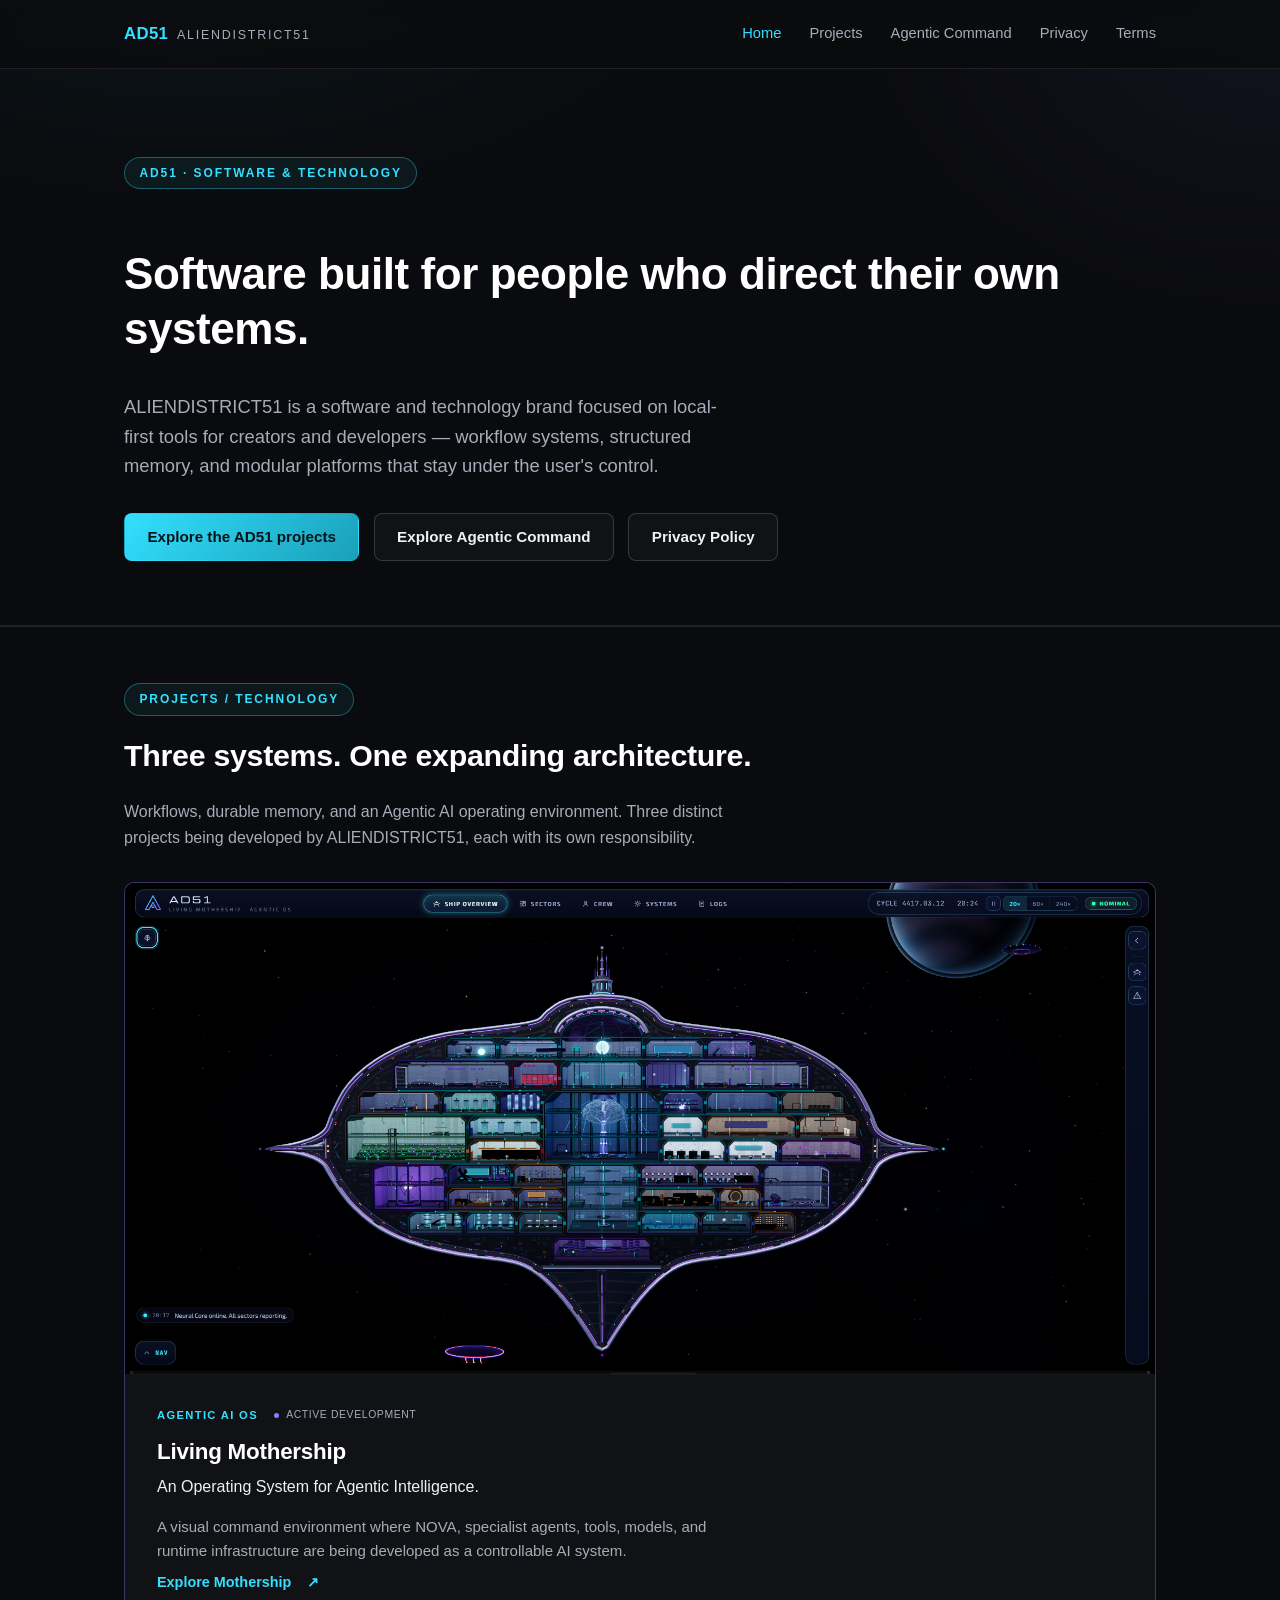
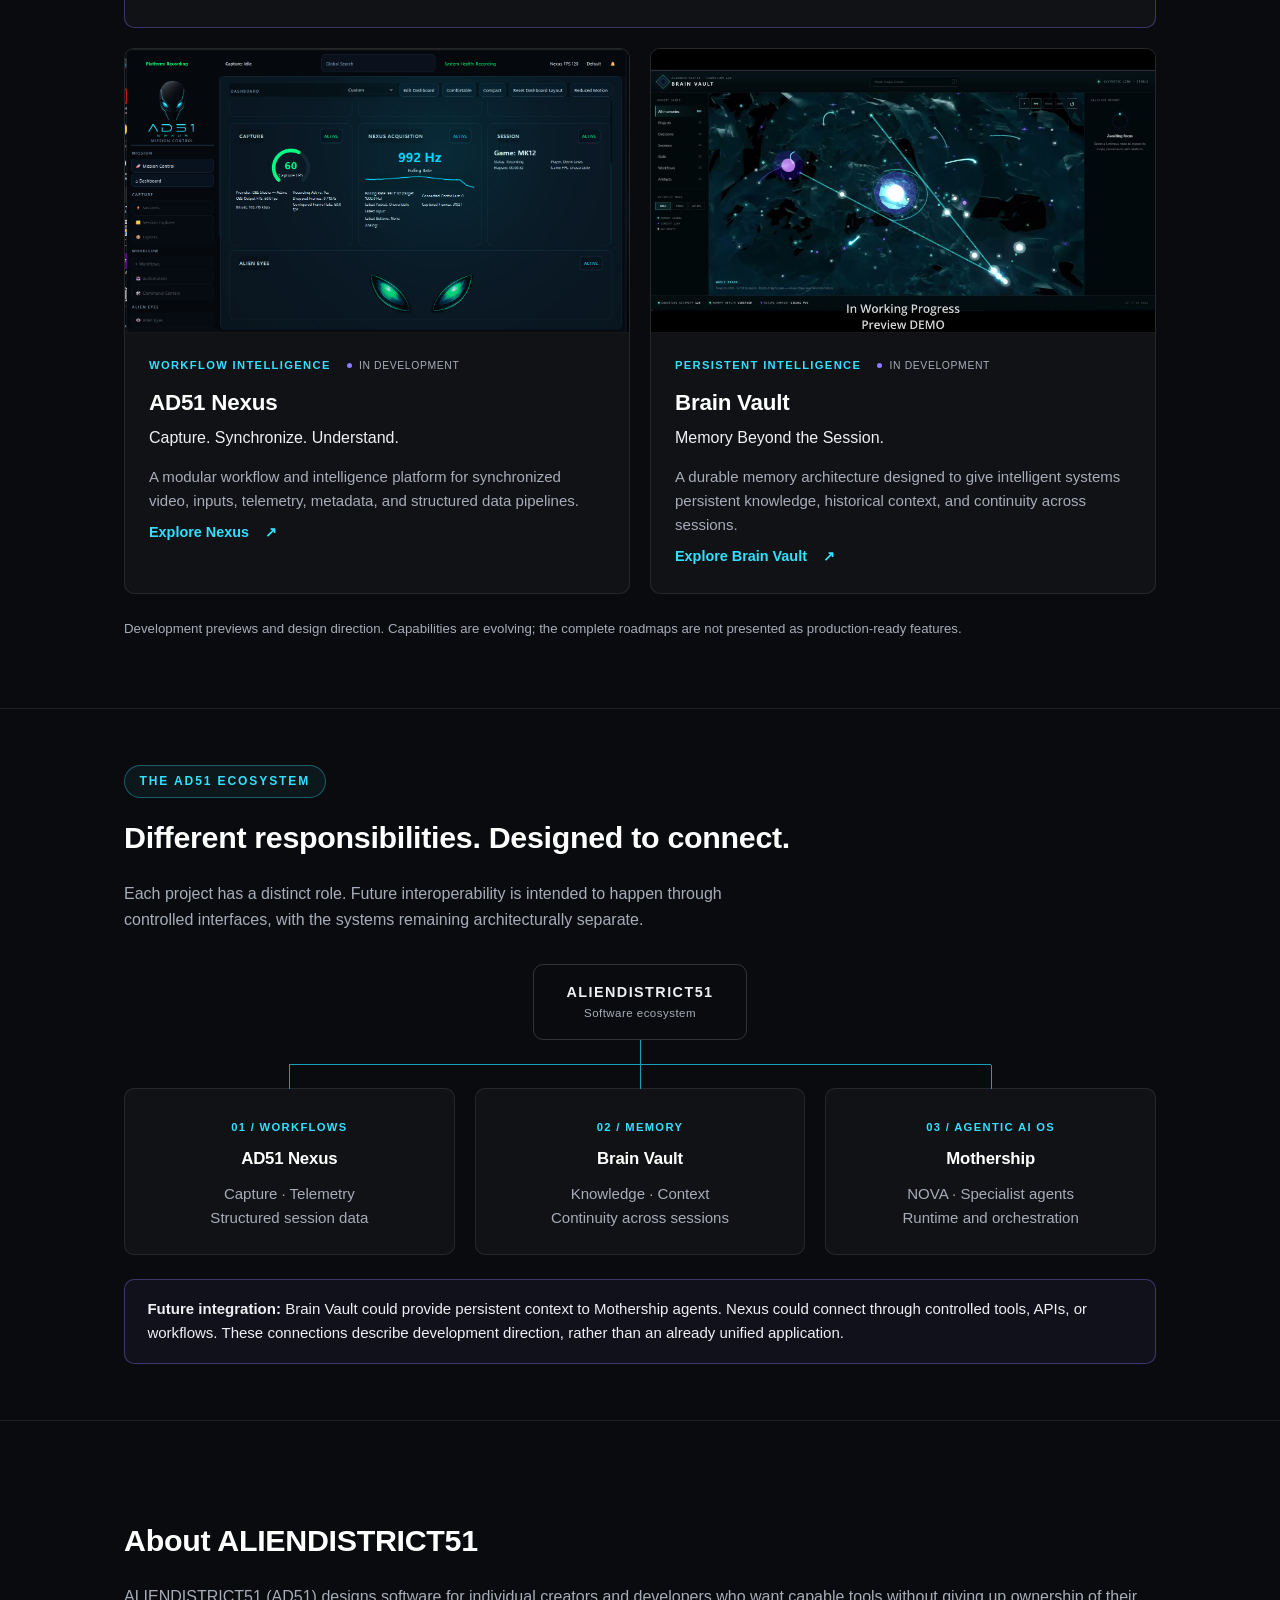
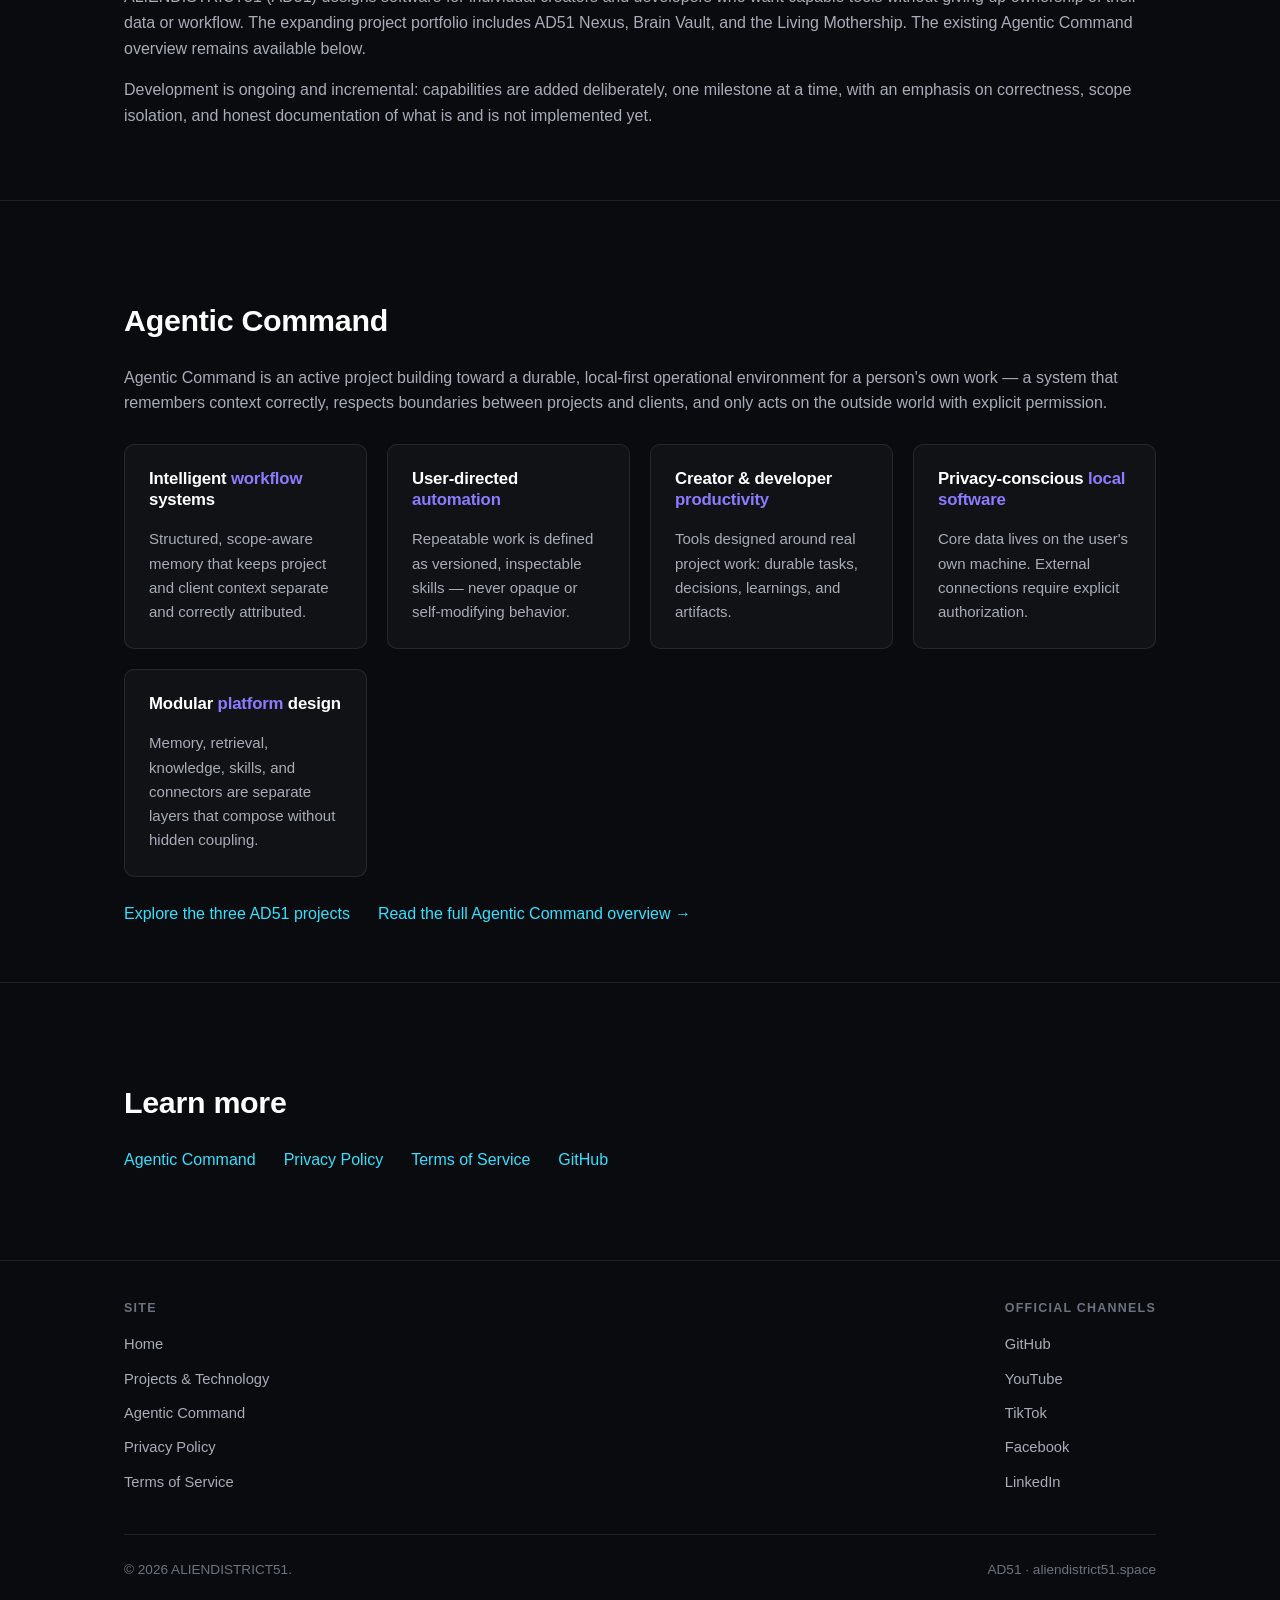
<file: index.html>
<!DOCTYPE html>
<html lang="en">
<head>
<meta charset="UTF-8">
<meta name="viewport" content="width=device-width, initial-scale=1.0">
<title>ALIENDISTRICT51 — Software for Self-Directed Systems</title>
<meta name="description" content="Explore the AD51 software ecosystem: Nexus for workflows and capture, Brain Vault for persistent memory, and the Living Mothership Agentic AI OS.">
<link rel="canonical" href="https://aliendistrict51.space/">
<meta property="og:type" content="website">
<meta property="og:title" content="ALIENDISTRICT51 — Software for Self-Directed Systems">
<meta property="og:description" content="Three distinct projects: AD51 Nexus, Brain Vault, and the Living Mothership Agentic AI OS. Explore the expanding ALIENDISTRICT51 ecosystem.">
<meta property="og:url" content="https://aliendistrict51.space/">
<meta name="theme-color" content="#0a0b0e">
<link rel="stylesheet" href="/assets/styles.css">
</head>
<body>
<header class="site-header">
  <div class="container">
    <a class="brand" href="/">
      <span class="mark">AD51</span>
      <span class="full">ALIENDISTRICT51</span>
    </a>
    <input type="checkbox" id="nav-toggle" class="nav-toggle" aria-label="Toggle navigation menu">
    <label for="nav-toggle" class="nav-toggle-label" aria-label="Toggle navigation menu">☰</label>
    <nav class="nav-links" aria-label="Primary">
      <a href="/" aria-current="page">Home</a>
      <a href="/#projects">Projects</a>
      <a href="/agentic-command/">Agentic Command</a>
      <a href="/privacy/">Privacy</a>
      <a href="/terms/">Terms</a>
    </nav>
  </div>
</header>

<main>
  <section class="hero">
    <div class="container">
      <span class="eyebrow">AD51 · Software &amp; Technology</span>
      <h1>Software built for people who direct their own systems.</h1>
      <p class="lede">ALIENDISTRICT51 is a software and technology brand focused on local-first tools for creators and developers — workflow systems, structured memory, and modular platforms that stay under the user's control.</p>
      <div class="hero-actions">
        <a class="btn btn-primary" href="#projects">Explore the AD51 projects</a>
        <a class="btn btn-secondary" href="/agentic-command/">Explore Agentic Command</a>
        <a class="btn btn-secondary" href="/privacy/">Privacy Policy</a>
      </div>
    </div>
  </section>

  <section id="projects" class="projects-section" aria-labelledby="projects-title">
    <div class="container">
      <span class="eyebrow">Projects / Technology</span>
      <h2 id="projects-title" class="section-title">Three systems. One expanding architecture.</h2>
      <p class="section-intro">Workflows, durable memory, and an Agentic AI operating environment. Three distinct projects being developed by ALIENDISTRICT51, each with its own responsibility.</p>

      <article class="panel project-card project-featured">
        <a class="project-visual ship-visual" href="/projects/mothership/" aria-label="Explore the Living Mothership">
          <img src="/assets/media/mothership-interface.png" width="1919" height="917" alt="Living Mothership interface with an illuminated spacecraft cross-section, operational sectors, and a central neural core." loading="lazy" decoding="async">
        </a>
        <div class="project-copy">
          <div class="project-meta"><span class="technical-label">Agentic AI OS</span><span class="status">Active development</span></div>
          <h3>Living Mothership</h3>
          <p class="project-tagline">An Operating System for Agentic Intelligence.</p>
          <p>A visual command environment where NOVA, specialist agents, tools, models, and runtime infrastructure are being developed as a controllable AI system.</p>
          <a class="project-link" href="/projects/mothership/">Explore Mothership <span aria-hidden="true">↗</span></a>
        </div>
      </article>

      <div class="project-pair">
        <article class="panel project-card">
          <a class="project-visual nexus-crop" href="/projects/nexus/" aria-label="Explore AD51 Nexus">
            <img src="/assets/media/nexus-dashboard.png" width="1516" height="896" alt="AD51 Nexus dashboard showing capture, input polling, session information, and Alien Eyes panels." loading="lazy" decoding="async">
          </a>
          <div class="project-copy">
            <div class="project-meta"><span class="technical-label">Workflow intelligence</span><span class="status">In development</span></div>
            <h3>AD51 Nexus</h3>
            <p class="project-tagline">Capture. Synchronize. Understand.</p>
            <p>A modular workflow and intelligence platform for synchronized video, inputs, telemetry, metadata, and structured data pipelines.</p>
            <a class="project-link" href="/projects/nexus/">Explore Nexus <span aria-hidden="true">↗</span></a>
          </div>
        </article>
        <article class="panel project-card">
          <a class="project-visual" href="/projects/brain-vault/" aria-label="Explore Brain Vault">
            <img src="/assets/media/brain-vault-poster.jpg" width="1920" height="1080" alt="Brain Vault development preview showing luminous memory nodes and relationships in a spatial knowledge interface." loading="lazy" decoding="async">
          </a>
          <div class="project-copy">
            <div class="project-meta"><span class="technical-label">Persistent intelligence</span><span class="status">In development</span></div>
            <h3>Brain Vault</h3>
            <p class="project-tagline">Memory Beyond the Session.</p>
            <p>A durable memory architecture designed to give intelligent systems persistent knowledge, historical context, and continuity across sessions.</p>
            <a class="project-link" href="/projects/brain-vault/">Explore Brain Vault <span aria-hidden="true">↗</span></a>
          </div>
        </article>
      </div>
      <p class="development-note">Development previews and design direction. Capabilities are evolving; the complete roadmaps are not presented as production-ready features.</p>
    </div>
  </section>

  <section id="ecosystem" class="ecosystem-section" aria-labelledby="ecosystem-title">
    <div class="container">
      <span class="eyebrow">The AD51 ecosystem</span>
      <h2 id="ecosystem-title" class="section-title">Different responsibilities. Designed to connect.</h2>
      <p class="section-intro">Each project has a distinct role. Future interoperability is intended to happen through controlled interfaces, with the systems remaining architecturally separate.</p>
      <div class="ecosystem-map" aria-label="ALIENDISTRICT51 develops three separate projects">
        <div class="ecosystem-root">ALIENDISTRICT51 <span>Software ecosystem</span></div>
        <div class="ecosystem-branches">
          <a class="panel ecosystem-node" href="/projects/nexus/"><span class="technical-label">01 / Workflows</span><h3>AD51 Nexus</h3><p>Capture · Telemetry<br>Structured session data</p></a>
          <a class="panel ecosystem-node" href="/projects/brain-vault/"><span class="technical-label">02 / Memory</span><h3>Brain Vault</h3><p>Knowledge · Context<br>Continuity across sessions</p></a>
          <a class="panel ecosystem-node" href="/projects/mothership/"><span class="technical-label">03 / Agentic AI OS</span><h3>Mothership</h3><p>NOVA · Specialist agents<br>Runtime and orchestration</p></a>
        </div>
      </div>
      <div class="callout integration-note"><p><strong>Future integration:</strong> Brain Vault could provide persistent context to Mothership agents. Nexus could connect through controlled tools, APIs, or workflows. These connections describe development direction, rather than an already unified application.</p></div>
    </div>
  </section>

  <section id="about">
    <div class="container">
      <h2>About ALIENDISTRICT51</h2>
      <p>ALIENDISTRICT51 (AD51) designs software for individual creators and developers who want capable tools without giving up ownership of their data or workflow. The expanding project portfolio includes AD51 Nexus, Brain Vault, and the Living Mothership. The existing Agentic Command overview remains available below.</p>
      <p>Development is ongoing and incremental: capabilities are added deliberately, one milestone at a time, with an emphasis on correctness, scope isolation, and honest documentation of what is and is not implemented yet.</p>
    </div>
  </section>

  <section id="agentic-command">
    <div class="container">
      <h2>Agentic Command</h2>
      <p>Agentic Command is an active project building toward a durable, local-first operational environment for a person's own work — a system that remembers context correctly, respects boundaries between projects and clients, and only acts on the outside world with explicit permission.</p>
      <div class="panel-grid">
        <div class="panel">
          <h3>Intelligent <span class="accent">workflow</span> systems</h3>
          <p>Structured, scope-aware memory that keeps project and client context separate and correctly attributed.</p>
        </div>
        <div class="panel">
          <h3>User-directed <span class="accent">automation</span></h3>
          <p>Repeatable work is defined as versioned, inspectable skills — never opaque or self-modifying behavior.</p>
        </div>
        <div class="panel">
          <h3>Creator &amp; developer <span class="accent">productivity</span></h3>
          <p>Tools designed around real project work: durable tasks, decisions, learnings, and artifacts.</p>
        </div>
        <div class="panel">
          <h3>Privacy-conscious <span class="accent">local software</span></h3>
          <p>Core data lives on the user's own machine. External connections require explicit authorization.</p>
        </div>
        <div class="panel">
          <h3>Modular <span class="accent">platform</span> design</h3>
          <p>Memory, retrieval, knowledge, skills, and connectors are separate layers that compose without hidden coupling.</p>
        </div>
      </div>
      <div class="link-row">
        <a href="#projects">Explore the three AD51 projects</a>
        <a href="/agentic-command/">Read the full Agentic Command overview →</a>
      </div>
    </div>
  </section>

  <section id="links">
    <div class="container">
      <h2>Learn more</h2>
      <div class="link-row">
        <a href="/agentic-command/">Agentic Command</a>
        <a href="/privacy/">Privacy Policy</a>
        <a href="/terms/">Terms of Service</a>
        <a href="https://github.com/ALIENDISTRICT51">GitHub</a>
      </div>
    </div>
  </section>
</main>

<footer class="site-footer">
  <div class="container">
    <div class="footer-grid">
      <div class="footer-col">
        <h4>Site</h4>
        <ul>
          <li><a href="/">Home</a></li>
          <li><a href="/#projects">Projects &amp; Technology</a></li>
          <li><a href="/agentic-command/">Agentic Command</a></li>
          <li><a href="/privacy/">Privacy Policy</a></li>
          <li><a href="/terms/">Terms of Service</a></li>
        </ul>
      </div>
      <div class="footer-col">
        <h4>Official Channels</h4>
        <ul>
          <li><a href="https://github.com/ALIENDISTRICT51">GitHub</a></li>
          <li><a href="https://www.youtube.com/@ALIENDISTRICT51_OFFICIAL">YouTube</a></li>
          <li><a href="https://www.tiktok.com/@aliendistrict51_official">TikTok</a></li>
          <li><a href="https://www.facebook.com/ALIENDISTRICT51OFFICIAL">Facebook</a></li>
          <li><a href="https://www.linkedin.com/in/devinlewis-aliendistrict51official">LinkedIn</a></li>
        </ul>
      </div>
    </div>
    <div class="footer-bottom">
      <span>© 2026 ALIENDISTRICT51.</span>
      <span>AD51 · aliendistrict51.space</span>
    </div>
  </div>
</footer>
</body>
</html>
</file>
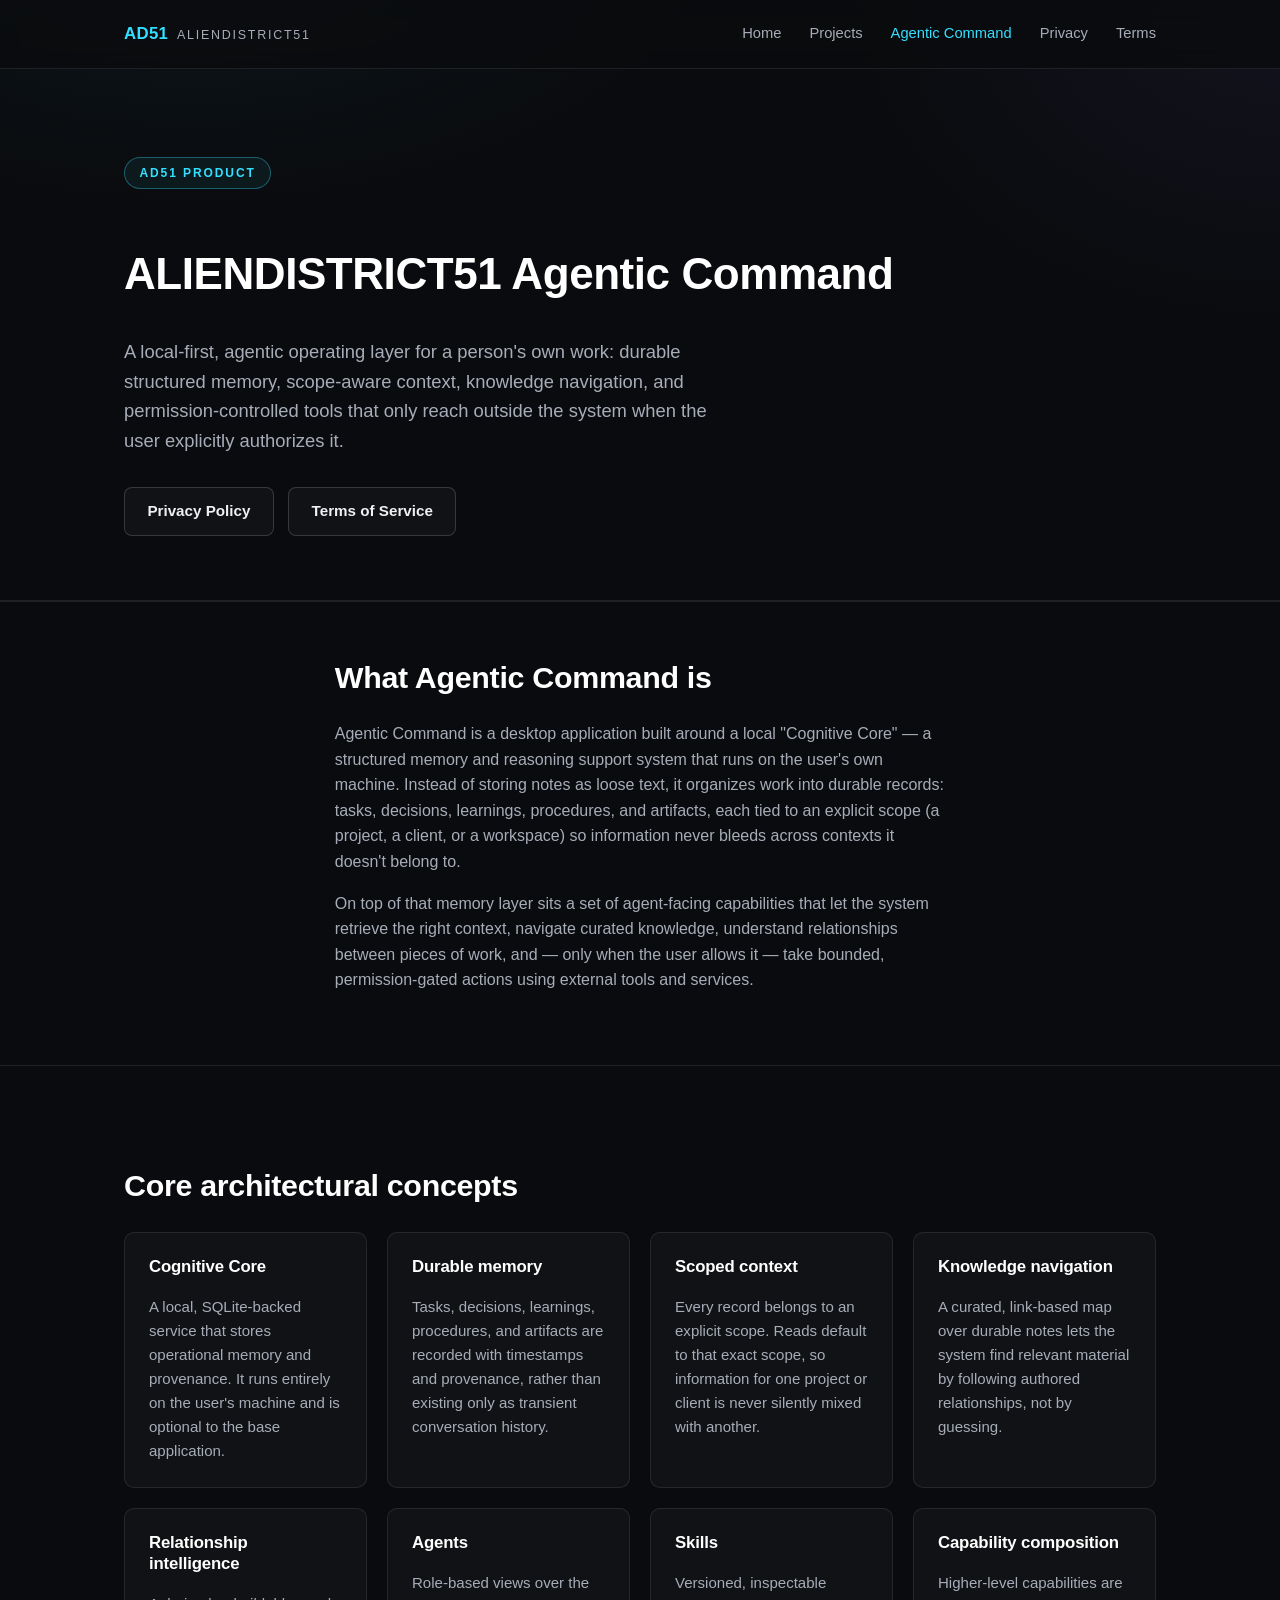
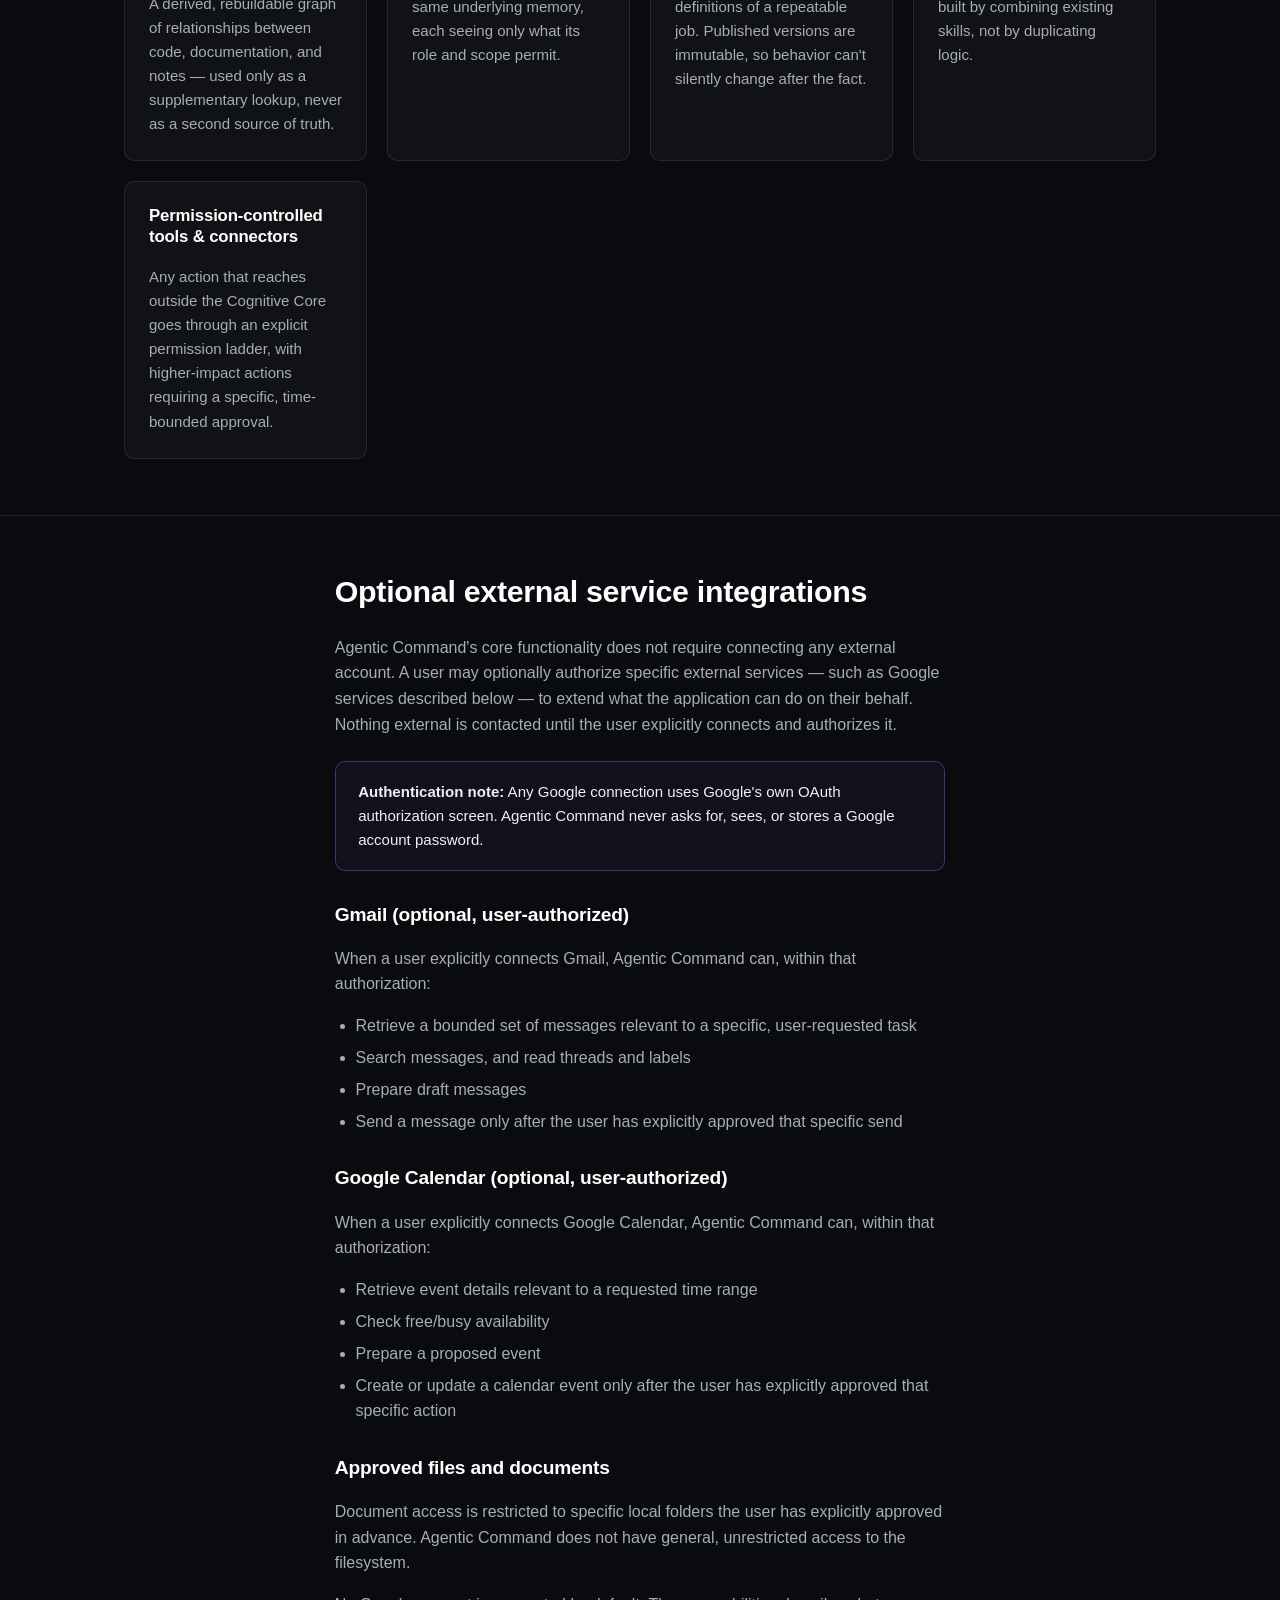
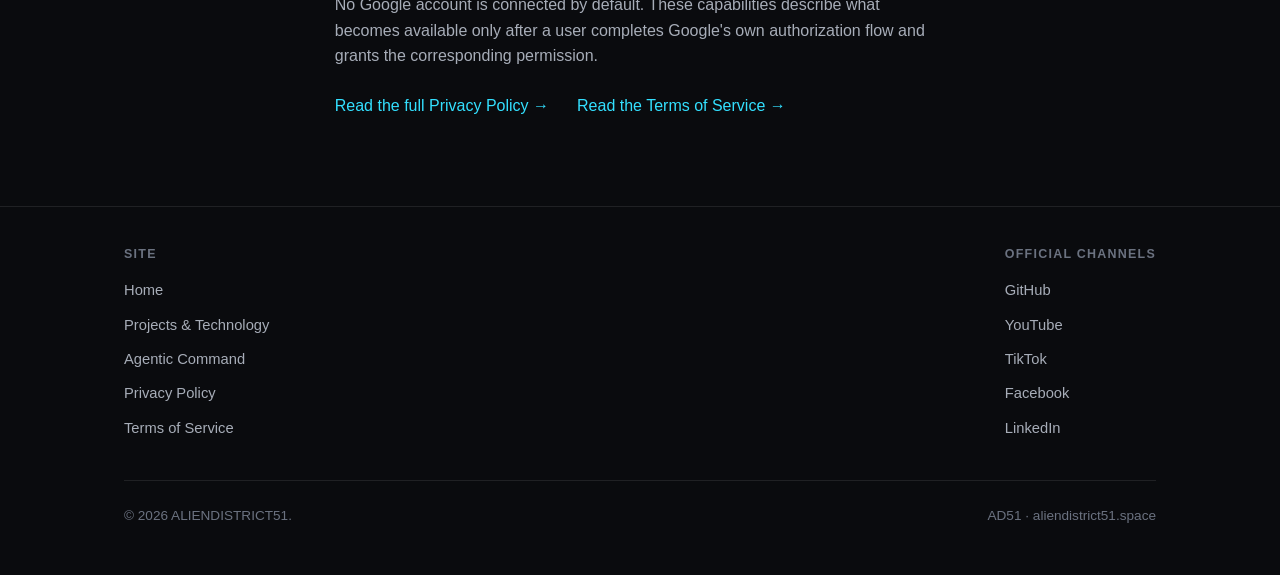
<file: agentic-command/index.html>
<!DOCTYPE html>
<html lang="en">
<head>
<meta charset="UTF-8">
<meta name="viewport" content="width=device-width, initial-scale=1.0">
<title>Agentic Command — ALIENDISTRICT51</title>
<meta name="description" content="ALIENDISTRICT51 Agentic Command is a local-first operational platform: durable memory, scoped context, knowledge navigation, and permission-controlled tools and connectors including optional Gmail and Google Calendar access.">
<link rel="canonical" href="https://aliendistrict51.space/agentic-command/">
<meta property="og:type" content="website">
<meta property="og:title" content="Agentic Command — ALIENDISTRICT51">
<meta property="og:description" content="A local-first operational platform with durable memory, scoped context, and permission-controlled tools and connectors.">
<meta property="og:url" content="https://aliendistrict51.space/agentic-command/">
<meta name="theme-color" content="#0a0b0e">
<link rel="stylesheet" href="/assets/styles.css">
</head>
<body>
<header class="site-header">
  <div class="container">
    <a class="brand" href="/">
      <span class="mark">AD51</span>
      <span class="full">ALIENDISTRICT51</span>
    </a>
    <input type="checkbox" id="nav-toggle" class="nav-toggle" aria-label="Toggle navigation menu">
    <label for="nav-toggle" class="nav-toggle-label" aria-label="Toggle navigation menu">☰</label>
    <nav class="nav-links" aria-label="Primary">
      <a href="/">Home</a>
      <a href="/#projects">Projects</a>
      <a href="/agentic-command/" aria-current="page">Agentic Command</a>
      <a href="/privacy/">Privacy</a>
      <a href="/terms/">Terms</a>
    </nav>
  </div>
</header>

<main>
  <section class="hero">
    <div class="container">
      <span class="eyebrow">AD51 Product</span>
      <h1>ALIENDISTRICT51 Agentic Command</h1>
      <p class="lede">A local-first, agentic operating layer for a person's own work: durable structured memory, scope-aware context, knowledge navigation, and permission-controlled tools that only reach outside the system when the user explicitly authorizes it.</p>
      <div class="hero-actions">
        <a class="btn btn-secondary" href="/privacy/">Privacy Policy</a>
        <a class="btn btn-secondary" href="/terms/">Terms of Service</a>
      </div>
    </div>
  </section>

  <section>
    <div class="container doc">
      <h2>What Agentic Command is</h2>
      <p>Agentic Command is a desktop application built around a local "Cognitive Core" — a structured memory and reasoning support system that runs on the user's own machine. Instead of storing notes as loose text, it organizes work into durable records: tasks, decisions, learnings, procedures, and artifacts, each tied to an explicit scope (a project, a client, or a workspace) so information never bleeds across contexts it doesn't belong to.</p>
      <p>On top of that memory layer sits a set of agent-facing capabilities that let the system retrieve the right context, navigate curated knowledge, understand relationships between pieces of work, and — only when the user allows it — take bounded, permission-gated actions using external tools and services.</p>
    </div>
  </section>

  <section>
    <div class="container">
      <h2>Core architectural concepts</h2>
      <div class="panel-grid">
        <div class="panel">
          <h3>Cognitive Core</h3>
          <p>A local, SQLite-backed service that stores operational memory and provenance. It runs entirely on the user's machine and is optional to the base application.</p>
        </div>
        <div class="panel">
          <h3>Durable memory</h3>
          <p>Tasks, decisions, learnings, procedures, and artifacts are recorded with timestamps and provenance, rather than existing only as transient conversation history.</p>
        </div>
        <div class="panel">
          <h3>Scoped context</h3>
          <p>Every record belongs to an explicit scope. Reads default to that exact scope, so information for one project or client is never silently mixed with another.</p>
        </div>
        <div class="panel">
          <h3>Knowledge navigation</h3>
          <p>A curated, link-based map over durable notes lets the system find relevant material by following authored relationships, not by guessing.</p>
        </div>
        <div class="panel">
          <h3>Relationship intelligence</h3>
          <p>A derived, rebuildable graph of relationships between code, documentation, and notes — used only as a supplementary lookup, never as a second source of truth.</p>
        </div>
        <div class="panel">
          <h3>Agents</h3>
          <p>Role-based views over the same underlying memory, each seeing only what its role and scope permit.</p>
        </div>
        <div class="panel">
          <h3>Skills</h3>
          <p>Versioned, inspectable definitions of a repeatable job. Published versions are immutable, so behavior can't silently change after the fact.</p>
        </div>
        <div class="panel">
          <h3>Capability composition</h3>
          <p>Higher-level capabilities are built by combining existing skills, not by duplicating logic.</p>
        </div>
        <div class="panel">
          <h3>Permission-controlled tools &amp; connectors</h3>
          <p>Any action that reaches outside the Cognitive Core goes through an explicit permission ladder, with higher-impact actions requiring a specific, time-bounded approval.</p>
        </div>
      </div>
    </div>
  </section>

  <section>
    <div class="container doc">
      <h2>Optional external service integrations</h2>
      <p>Agentic Command's core functionality does not require connecting any external account. A user may optionally authorize specific external services — such as Google services described below — to extend what the application can do on their behalf. Nothing external is contacted until the user explicitly connects and authorizes it.</p>

      <div class="callout">
        <p><strong>Authentication note:</strong> Any Google connection uses Google's own OAuth authorization screen. Agentic Command never asks for, sees, or stores a Google account password.</p>
      </div>

      <h3>Gmail (optional, user-authorized)</h3>
      <p>When a user explicitly connects Gmail, Agentic Command can, within that authorization:</p>
      <ul>
        <li>Retrieve a bounded set of messages relevant to a specific, user-requested task</li>
        <li>Search messages, and read threads and labels</li>
        <li>Prepare draft messages</li>
        <li>Send a message only after the user has explicitly approved that specific send</li>
      </ul>

      <h3>Google Calendar (optional, user-authorized)</h3>
      <p>When a user explicitly connects Google Calendar, Agentic Command can, within that authorization:</p>
      <ul>
        <li>Retrieve event details relevant to a requested time range</li>
        <li>Check free/busy availability</li>
        <li>Prepare a proposed event</li>
        <li>Create or update a calendar event only after the user has explicitly approved that specific action</li>
      </ul>

      <h3>Approved files and documents</h3>
      <p>Document access is restricted to specific local folders the user has explicitly approved in advance. Agentic Command does not have general, unrestricted access to the filesystem.</p>

      <p>No Google account is connected by default. These capabilities describe what becomes available only after a user completes Google's own authorization flow and grants the corresponding permission.</p>

      <div class="link-row">
        <a href="/privacy/">Read the full Privacy Policy →</a>
        <a href="/terms/">Read the Terms of Service →</a>
      </div>
    </div>
  </section>
</main>

<footer class="site-footer">
  <div class="container">
    <div class="footer-grid">
      <div class="footer-col">
        <h4>Site</h4>
        <ul>
          <li><a href="/">Home</a></li>
          <li><a href="/#projects">Projects &amp; Technology</a></li>
          <li><a href="/agentic-command/">Agentic Command</a></li>
          <li><a href="/privacy/">Privacy Policy</a></li>
          <li><a href="/terms/">Terms of Service</a></li>
        </ul>
      </div>
      <div class="footer-col">
        <h4>Official Channels</h4>
        <ul>
          <li><a href="https://github.com/ALIENDISTRICT51">GitHub</a></li>
          <li><a href="https://www.youtube.com/@ALIENDISTRICT51_OFFICIAL">YouTube</a></li>
          <li><a href="https://www.tiktok.com/@aliendistrict51_official">TikTok</a></li>
          <li><a href="https://www.facebook.com/ALIENDISTRICT51OFFICIAL">Facebook</a></li>
          <li><a href="https://www.linkedin.com/in/devinlewis-aliendistrict51official">LinkedIn</a></li>
        </ul>
      </div>
    </div>
    <div class="footer-bottom">
      <span>© 2026 ALIENDISTRICT51.</span>
      <span>AD51 · aliendistrict51.space</span>
    </div>
  </div>
</footer>
</body>
</html>
</file>
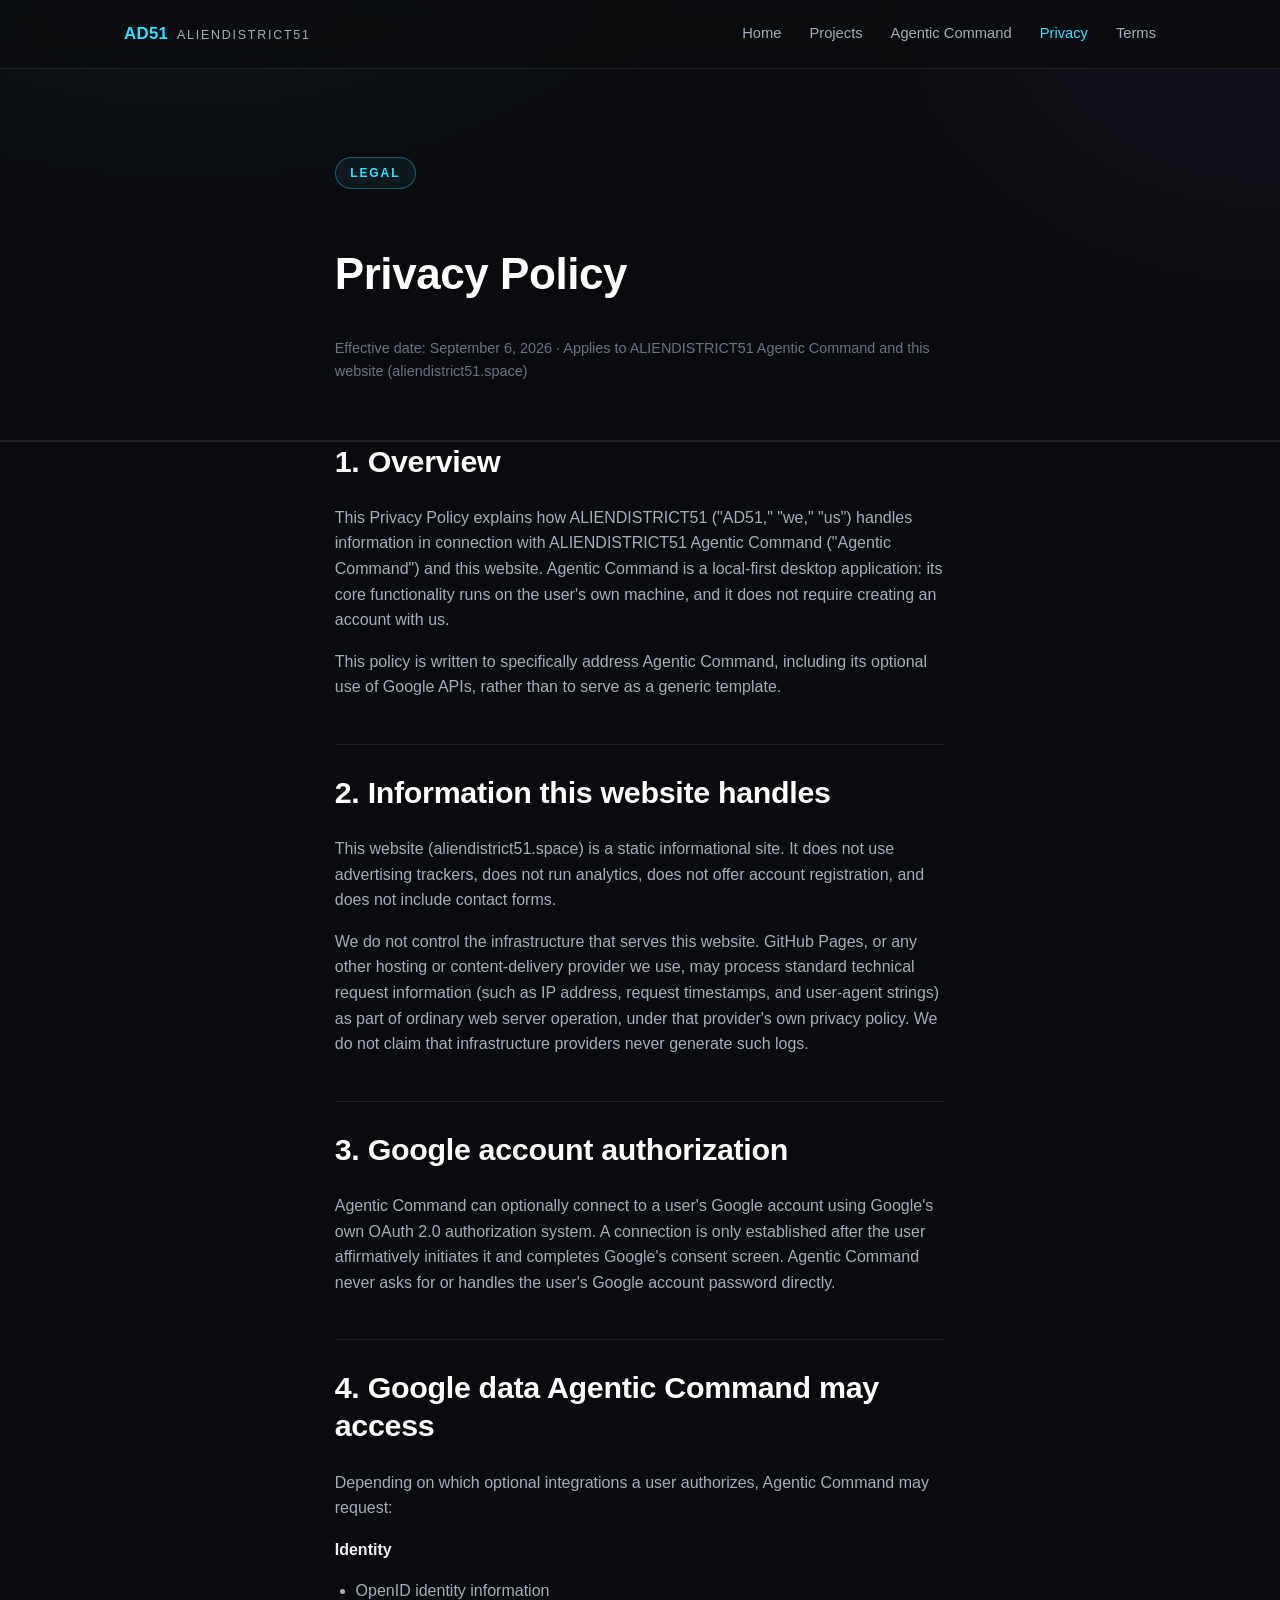
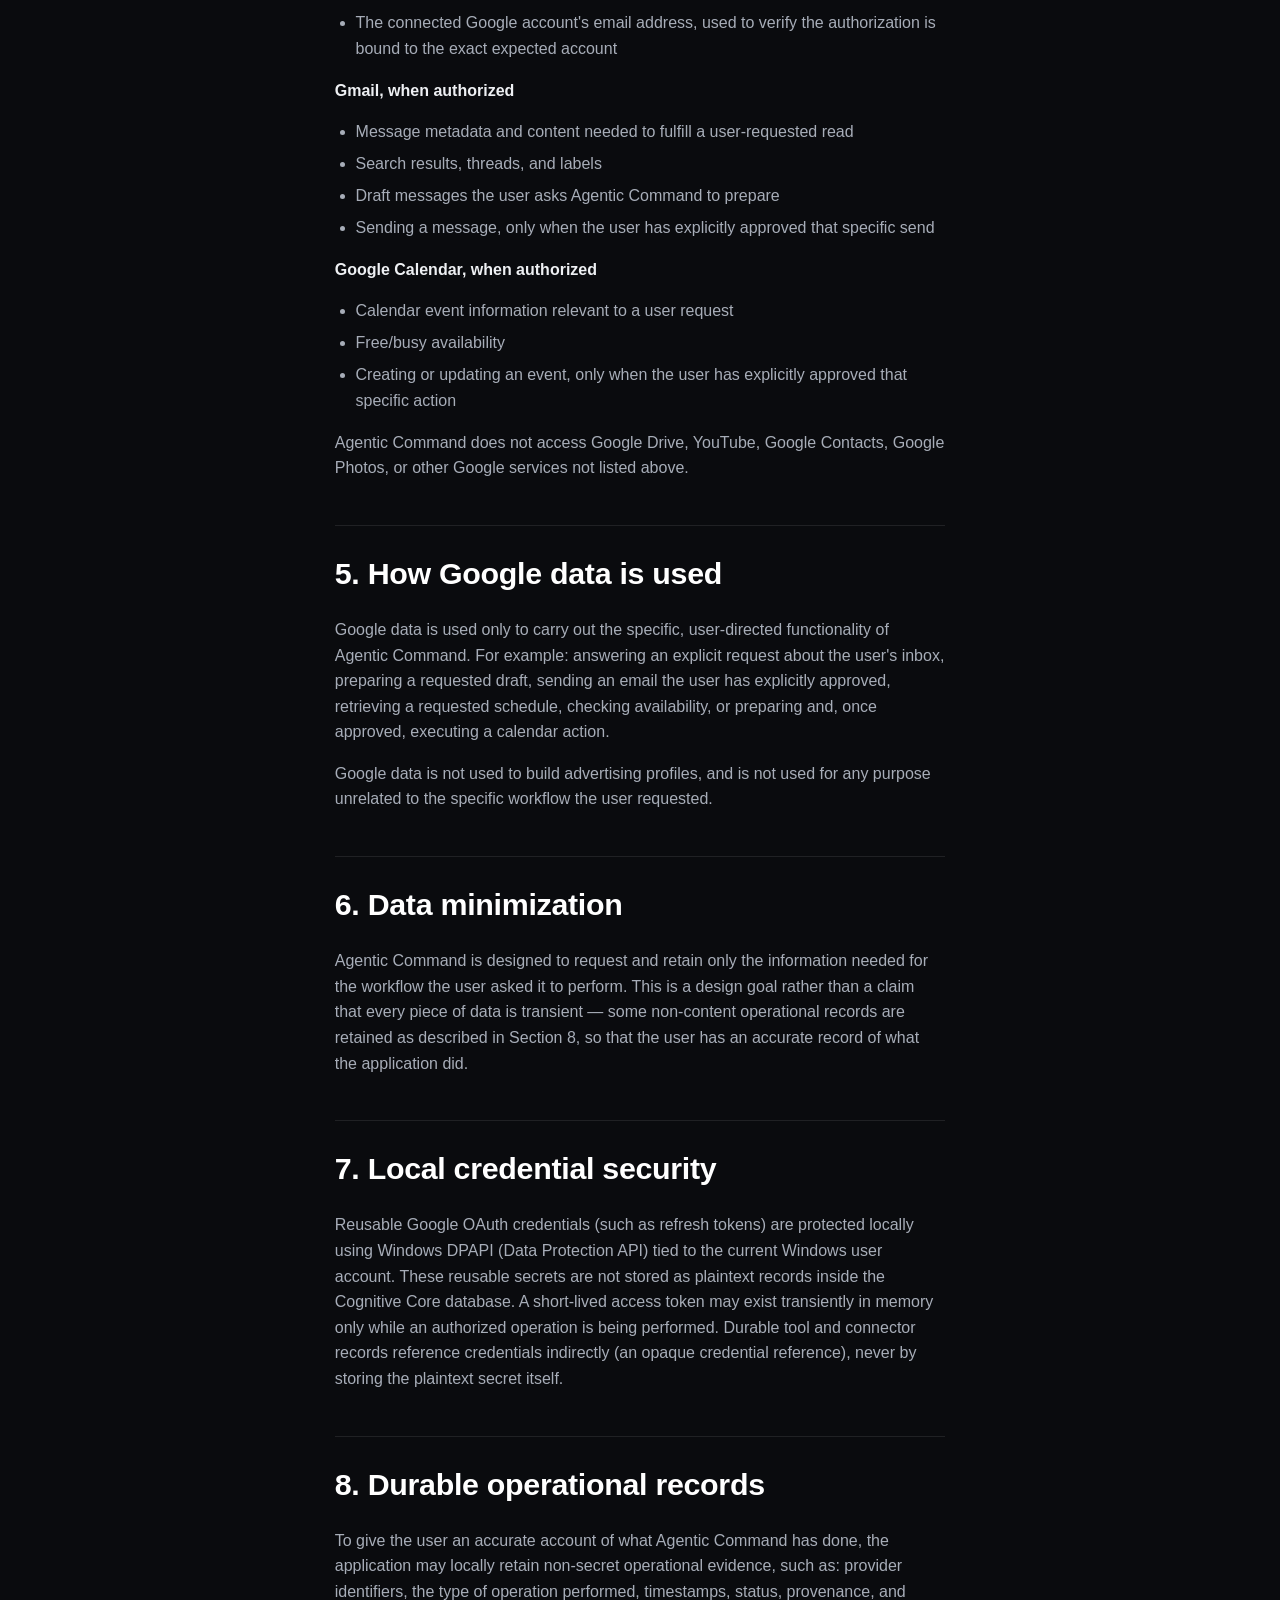
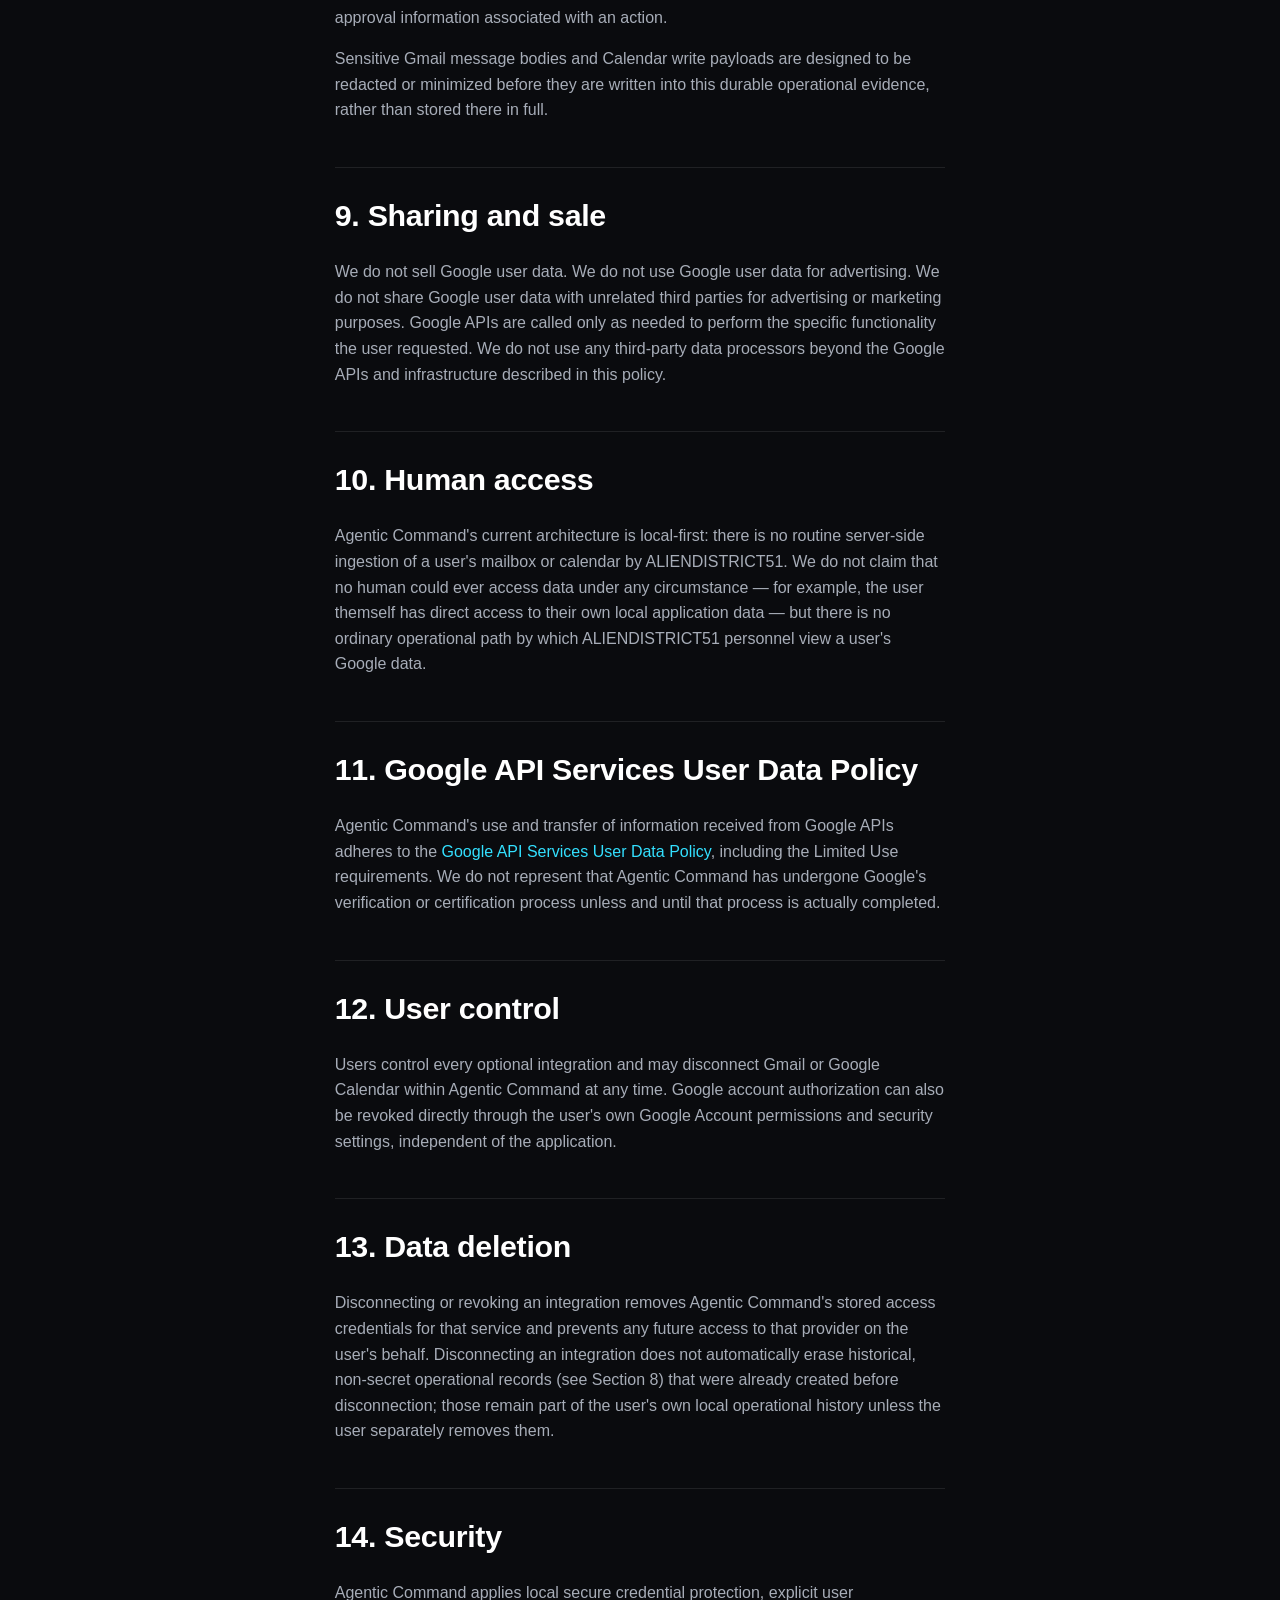
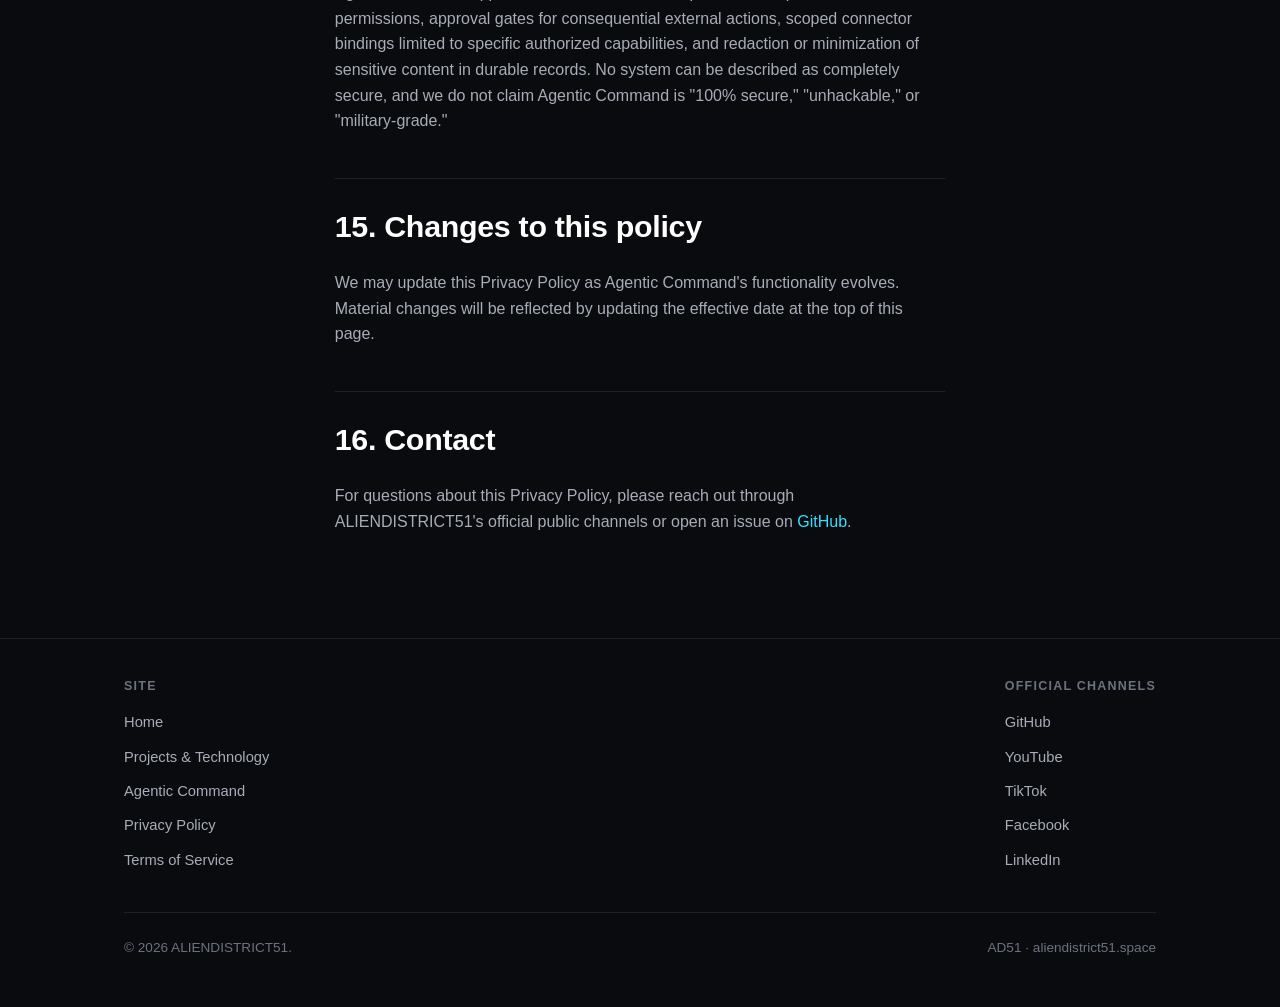
<file: privacy/index.html>
<!DOCTYPE html>
<html lang="en">
<head>
<meta charset="UTF-8">
<meta name="viewport" content="width=device-width, initial-scale=1.0">
<title>Privacy Policy — ALIENDISTRICT51 Agentic Command</title>
<meta name="description" content="Privacy Policy for ALIENDISTRICT51 Agentic Command, including how Google user data accessed via Gmail and Google Calendar is used, stored, and protected.">
<link rel="canonical" href="https://aliendistrict51.space/privacy/">
<meta property="og:type" content="website">
<meta property="og:title" content="Privacy Policy — ALIENDISTRICT51 Agentic Command">
<meta property="og:description" content="How ALIENDISTRICT51 Agentic Command handles Google user data and other information.">
<meta property="og:url" content="https://aliendistrict51.space/privacy/">
<meta name="theme-color" content="#0a0b0e">
<link rel="stylesheet" href="/assets/styles.css">
</head>
<body>
<header class="site-header">
  <div class="container">
    <a class="brand" href="/">
      <span class="mark">AD51</span>
      <span class="full">ALIENDISTRICT51</span>
    </a>
    <input type="checkbox" id="nav-toggle" class="nav-toggle" aria-label="Toggle navigation menu">
    <label for="nav-toggle" class="nav-toggle-label" aria-label="Toggle navigation menu">☰</label>
    <nav class="nav-links" aria-label="Primary">
      <a href="/">Home</a>
      <a href="/#projects">Projects</a>
      <a href="/agentic-command/">Agentic Command</a>
      <a href="/privacy/" aria-current="page">Privacy</a>
      <a href="/terms/">Terms</a>
    </nav>
  </div>
</header>

<main>
  <section class="hero" style="padding-bottom: 1rem;">
    <div class="container doc">
      <span class="eyebrow">Legal</span>
      <h1>Privacy Policy</h1>
      <p class="meta-line">Effective date: September 6, 2026 · Applies to ALIENDISTRICT51 Agentic Command and this website (aliendistrict51.space)</p>
    </div>
  </section>

  <section style="padding-top: 0;">
    <div class="container doc">

      <h2>1. Overview</h2>
      <p>This Privacy Policy explains how ALIENDISTRICT51 ("AD51," "we," "us") handles information in connection with ALIENDISTRICT51 Agentic Command ("Agentic Command") and this website. Agentic Command is a local-first desktop application: its core functionality runs on the user's own machine, and it does not require creating an account with us.</p>
      <p>This policy is written to specifically address Agentic Command, including its optional use of Google APIs, rather than to serve as a generic template.</p>

      <h2>2. Information this website handles</h2>
      <p>This website (aliendistrict51.space) is a static informational site. It does not use advertising trackers, does not run analytics, does not offer account registration, and does not include contact forms.</p>
      <p>We do not control the infrastructure that serves this website. GitHub Pages, or any other hosting or content-delivery provider we use, may process standard technical request information (such as IP address, request timestamps, and user-agent strings) as part of ordinary web server operation, under that provider's own privacy policy. We do not claim that infrastructure providers never generate such logs.</p>

      <h2>3. Google account authorization</h2>
      <p>Agentic Command can optionally connect to a user's Google account using Google's own OAuth 2.0 authorization system. A connection is only established after the user affirmatively initiates it and completes Google's consent screen. Agentic Command never asks for or handles the user's Google account password directly.</p>

      <h2>4. Google data Agentic Command may access</h2>
      <p>Depending on which optional integrations a user authorizes, Agentic Command may request:</p>
      <p><strong>Identity</strong></p>
      <ul>
        <li>OpenID identity information</li>
        <li>The connected Google account's email address, used to verify the authorization is bound to the exact expected account</li>
      </ul>
      <p><strong>Gmail, when authorized</strong></p>
      <ul>
        <li>Message metadata and content needed to fulfill a user-requested read</li>
        <li>Search results, threads, and labels</li>
        <li>Draft messages the user asks Agentic Command to prepare</li>
        <li>Sending a message, only when the user has explicitly approved that specific send</li>
      </ul>
      <p><strong>Google Calendar, when authorized</strong></p>
      <ul>
        <li>Calendar event information relevant to a user request</li>
        <li>Free/busy availability</li>
        <li>Creating or updating an event, only when the user has explicitly approved that specific action</li>
      </ul>
      <p>Agentic Command does not access Google Drive, YouTube, Google Contacts, Google Photos, or other Google services not listed above.</p>

      <h2>5. How Google data is used</h2>
      <p>Google data is used only to carry out the specific, user-directed functionality of Agentic Command. For example: answering an explicit request about the user's inbox, preparing a requested draft, sending an email the user has explicitly approved, retrieving a requested schedule, checking availability, or preparing and, once approved, executing a calendar action.</p>
      <p>Google data is not used to build advertising profiles, and is not used for any purpose unrelated to the specific workflow the user requested.</p>

      <h2>6. Data minimization</h2>
      <p>Agentic Command is designed to request and retain only the information needed for the workflow the user asked it to perform. This is a design goal rather than a claim that every piece of data is transient — some non-content operational records are retained as described in Section 8, so that the user has an accurate record of what the application did.</p>

      <h2>7. Local credential security</h2>
      <p>Reusable Google OAuth credentials (such as refresh tokens) are protected locally using Windows DPAPI (Data Protection API) tied to the current Windows user account. These reusable secrets are not stored as plaintext records inside the Cognitive Core database. A short-lived access token may exist transiently in memory only while an authorized operation is being performed. Durable tool and connector records reference credentials indirectly (an opaque credential reference), never by storing the plaintext secret itself.</p>

      <h2>8. Durable operational records</h2>
      <p>To give the user an accurate account of what Agentic Command has done, the application may locally retain non-secret operational evidence, such as: provider identifiers, the type of operation performed, timestamps, status, provenance, and approval information associated with an action.</p>
      <p>Sensitive Gmail message bodies and Calendar write payloads are designed to be redacted or minimized before they are written into this durable operational evidence, rather than stored there in full.</p>

      <h2>9. Sharing and sale</h2>
      <p>We do not sell Google user data. We do not use Google user data for advertising. We do not share Google user data with unrelated third parties for advertising or marketing purposes. Google APIs are called only as needed to perform the specific functionality the user requested. We do not use any third-party data processors beyond the Google APIs and infrastructure described in this policy.</p>

      <h2>10. Human access</h2>
      <p>Agentic Command's current architecture is local-first: there is no routine server-side ingestion of a user's mailbox or calendar by ALIENDISTRICT51. We do not claim that no human could ever access data under any circumstance — for example, the user themself has direct access to their own local application data — but there is no ordinary operational path by which ALIENDISTRICT51 personnel view a user's Google data.</p>

      <h2>11. Google API Services User Data Policy</h2>
      <p>Agentic Command's use and transfer of information received from Google APIs adheres to the <a href="https://developers.google.com/terms/api-services-user-data-policy" rel="noopener noreferrer">Google API Services User Data Policy</a>, including the Limited Use requirements. We do not represent that Agentic Command has undergone Google's verification or certification process unless and until that process is actually completed.</p>

      <h2>12. User control</h2>
      <p>Users control every optional integration and may disconnect Gmail or Google Calendar within Agentic Command at any time. Google account authorization can also be revoked directly through the user's own Google Account permissions and security settings, independent of the application.</p>

      <h2>13. Data deletion</h2>
      <p>Disconnecting or revoking an integration removes Agentic Command's stored access credentials for that service and prevents any future access to that provider on the user's behalf. Disconnecting an integration does not automatically erase historical, non-secret operational records (see Section 8) that were already created before disconnection; those remain part of the user's own local operational history unless the user separately removes them.</p>

      <h2>14. Security</h2>
      <p>Agentic Command applies local secure credential protection, explicit user permissions, approval gates for consequential external actions, scoped connector bindings limited to specific authorized capabilities, and redaction or minimization of sensitive content in durable records. No system can be described as completely secure, and we do not claim Agentic Command is "100% secure," "unhackable," or "military-grade."</p>

      <h2>15. Changes to this policy</h2>
      <p>We may update this Privacy Policy as Agentic Command's functionality evolves. Material changes will be reflected by updating the effective date at the top of this page.</p>

      <h2>16. Contact</h2>
      <p>For questions about this Privacy Policy, please reach out through ALIENDISTRICT51's official public channels or open an issue on <a href="https://github.com/ALIENDISTRICT51">GitHub</a>.</p>

    </div>
  </section>
</main>

<footer class="site-footer">
  <div class="container">
    <div class="footer-grid">
      <div class="footer-col">
        <h4>Site</h4>
        <ul>
          <li><a href="/">Home</a></li>
          <li><a href="/#projects">Projects &amp; Technology</a></li>
          <li><a href="/agentic-command/">Agentic Command</a></li>
          <li><a href="/privacy/">Privacy Policy</a></li>
          <li><a href="/terms/">Terms of Service</a></li>
        </ul>
      </div>
      <div class="footer-col">
        <h4>Official Channels</h4>
        <ul>
          <li><a href="https://github.com/ALIENDISTRICT51">GitHub</a></li>
          <li><a href="https://www.youtube.com/@ALIENDISTRICT51_OFFICIAL">YouTube</a></li>
          <li><a href="https://www.tiktok.com/@aliendistrict51_official">TikTok</a></li>
          <li><a href="https://www.facebook.com/ALIENDISTRICT51OFFICIAL">Facebook</a></li>
          <li><a href="https://www.linkedin.com/in/devinlewis-aliendistrict51official">LinkedIn</a></li>
        </ul>
      </div>
    </div>
    <div class="footer-bottom">
      <span>© 2026 ALIENDISTRICT51.</span>
      <span>AD51 · aliendistrict51.space</span>
    </div>
  </div>
</footer>
</body>
</html>
</file>
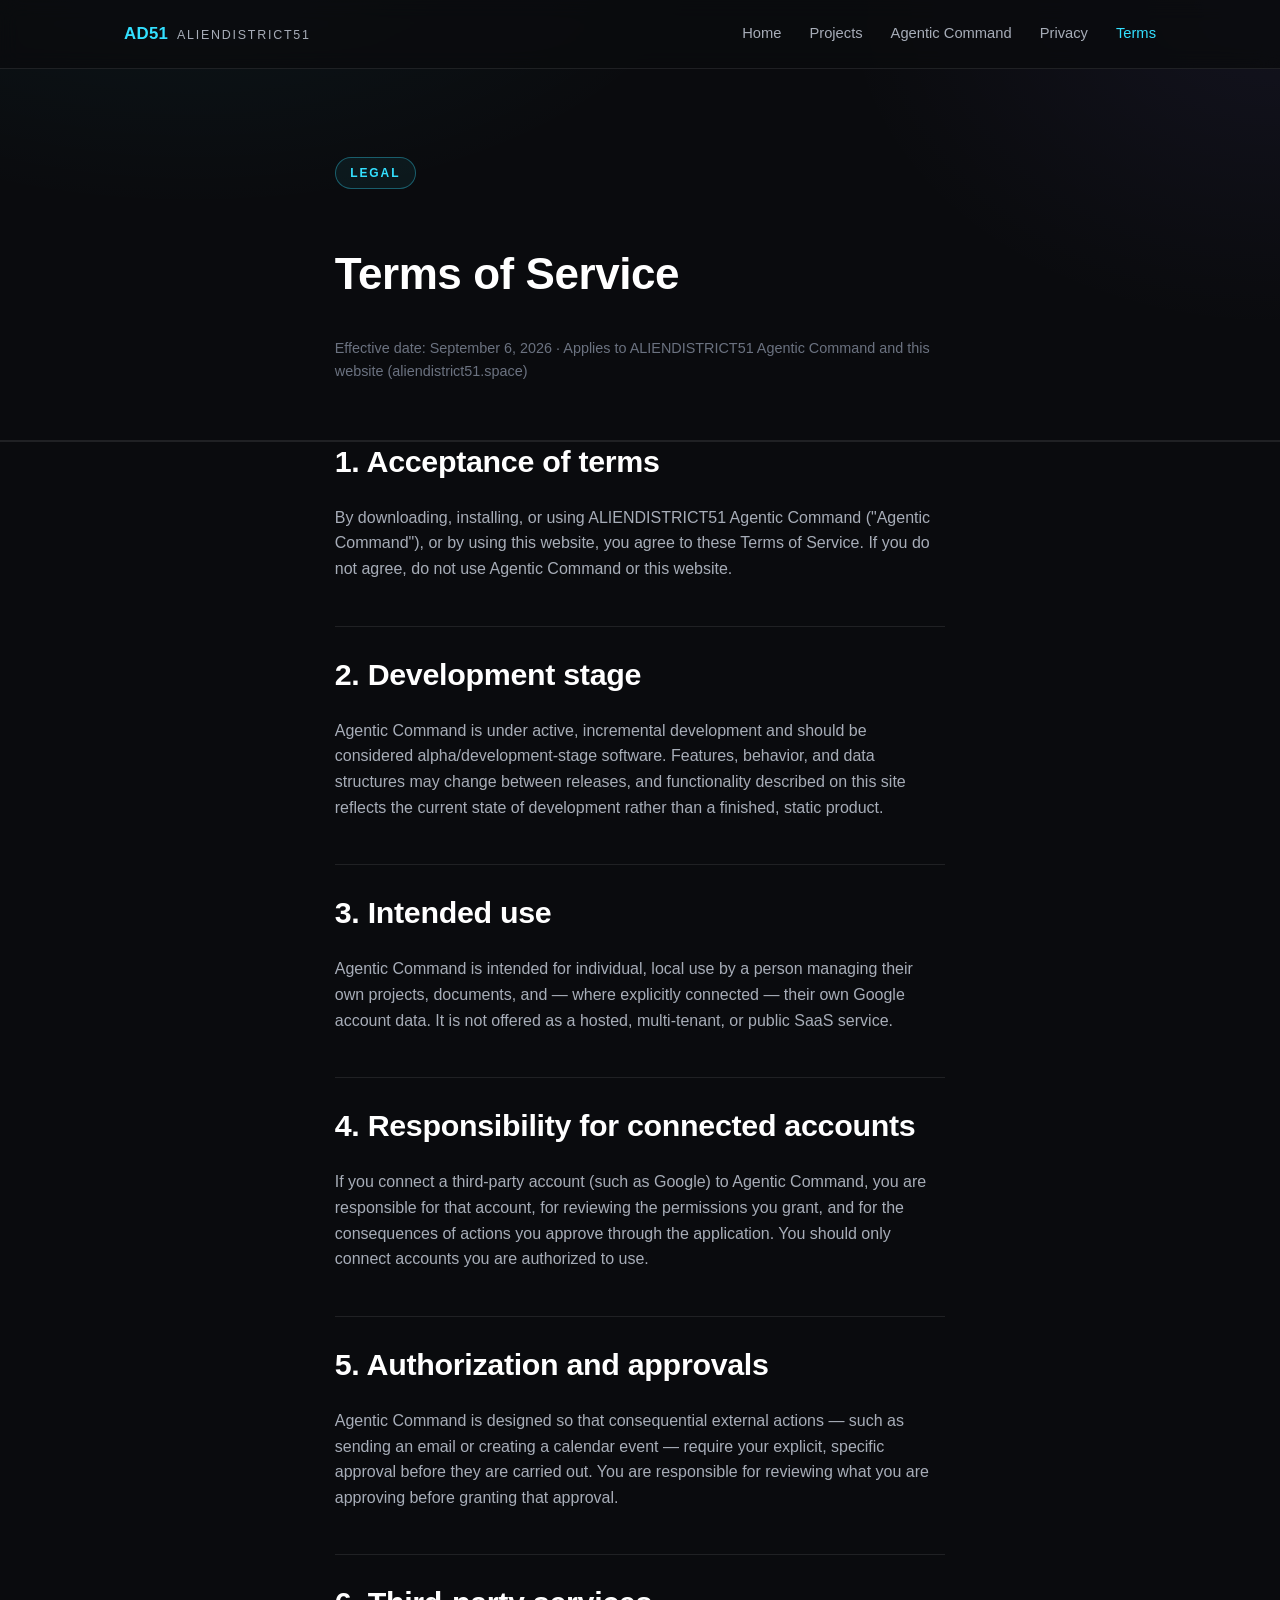
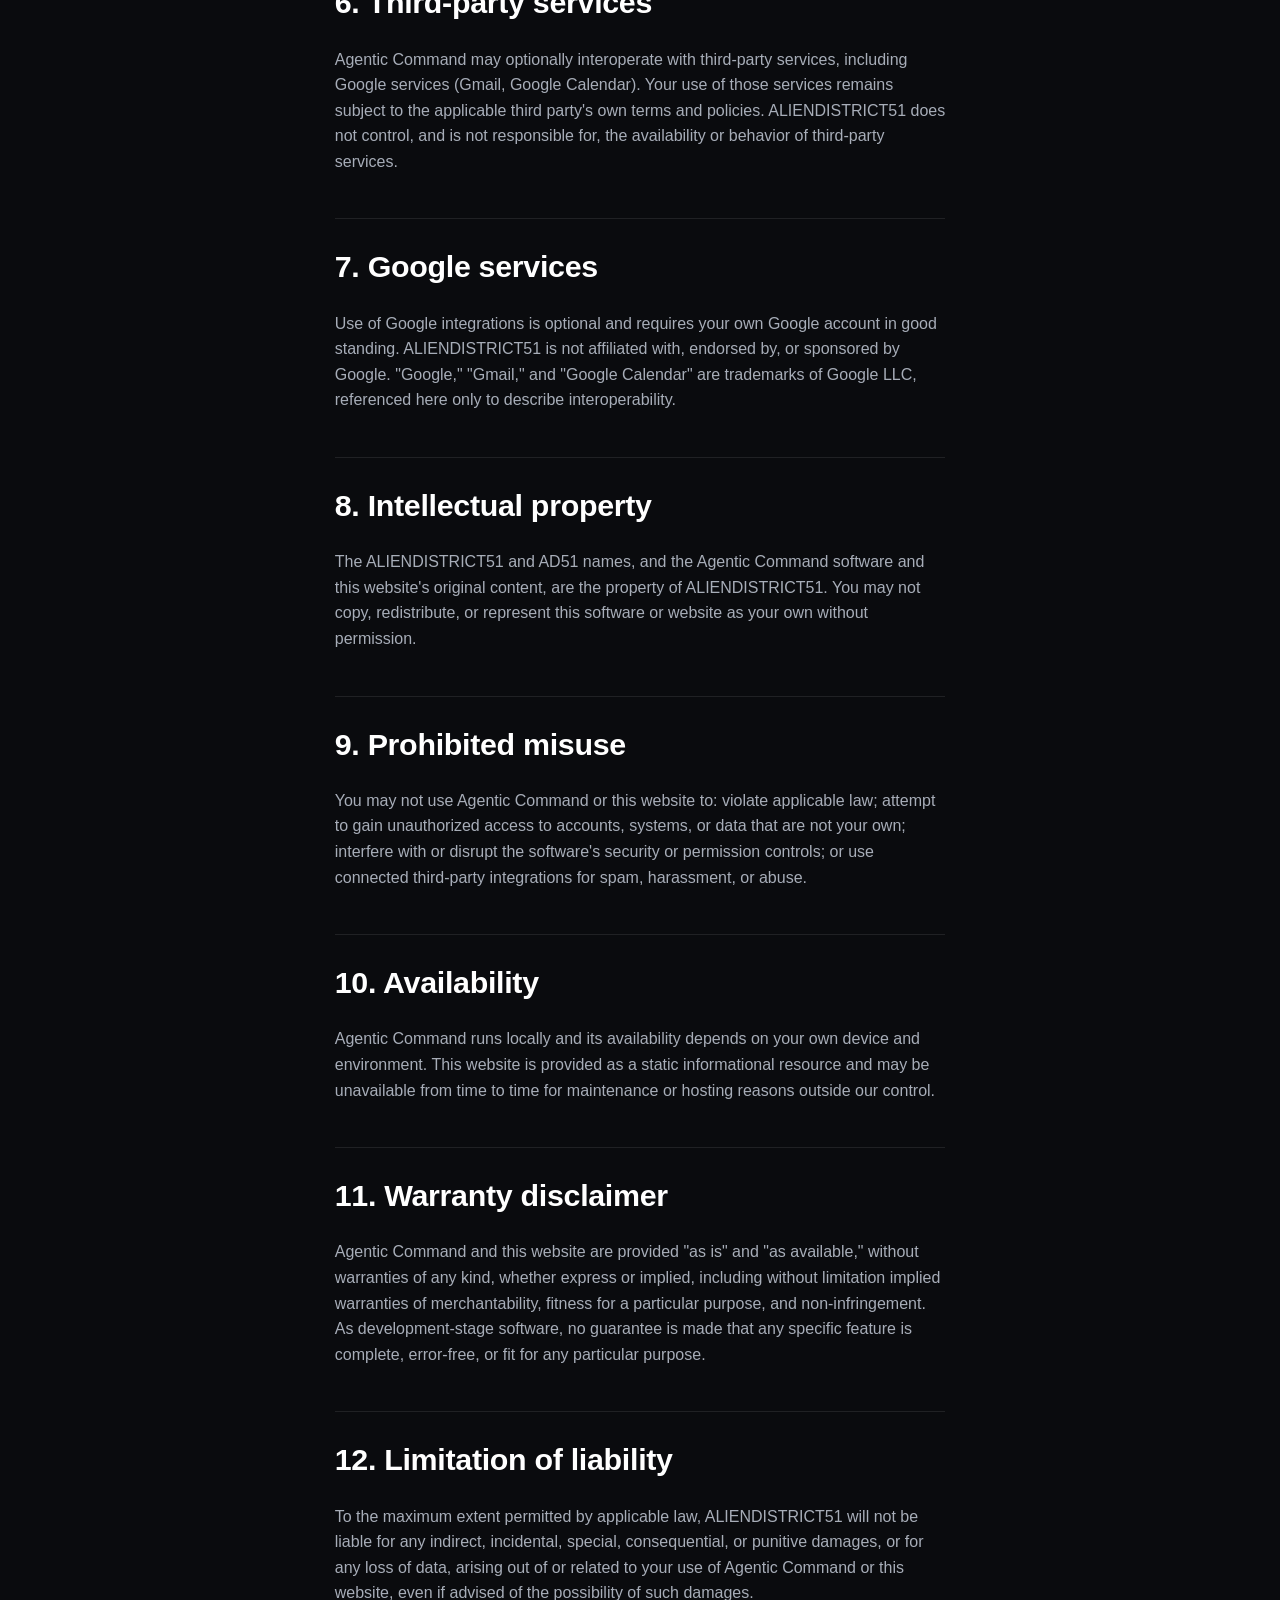
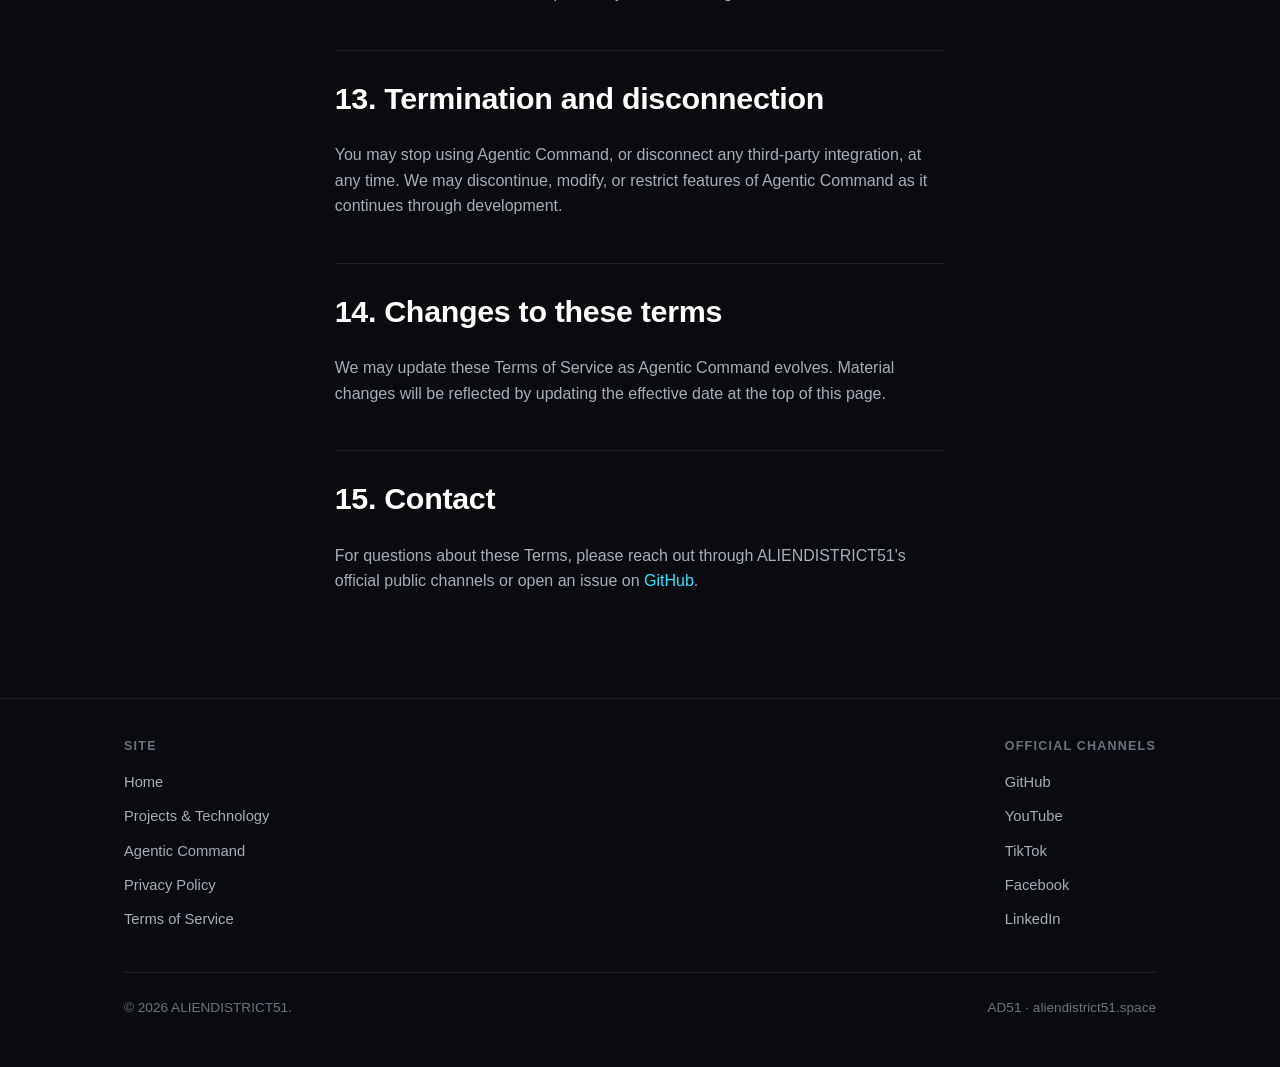
<file: terms/index.html>
<!DOCTYPE html>
<html lang="en">
<head>
<meta charset="UTF-8">
<meta name="viewport" content="width=device-width, initial-scale=1.0">
<title>Terms of Service — ALIENDISTRICT51 Agentic Command</title>
<meta name="description" content="Terms of Service for ALIENDISTRICT51 Agentic Command, a development-stage local-first software product.">
<link rel="canonical" href="https://aliendistrict51.space/terms/">
<meta property="og:type" content="website">
<meta property="og:title" content="Terms of Service — ALIENDISTRICT51 Agentic Command">
<meta property="og:description" content="Terms governing use of ALIENDISTRICT51 Agentic Command.">
<meta property="og:url" content="https://aliendistrict51.space/terms/">
<meta name="theme-color" content="#0a0b0e">
<link rel="stylesheet" href="/assets/styles.css">
</head>
<body>
<header class="site-header">
  <div class="container">
    <a class="brand" href="/">
      <span class="mark">AD51</span>
      <span class="full">ALIENDISTRICT51</span>
    </a>
    <input type="checkbox" id="nav-toggle" class="nav-toggle" aria-label="Toggle navigation menu">
    <label for="nav-toggle" class="nav-toggle-label" aria-label="Toggle navigation menu">☰</label>
    <nav class="nav-links" aria-label="Primary">
      <a href="/">Home</a>
      <a href="/#projects">Projects</a>
      <a href="/agentic-command/">Agentic Command</a>
      <a href="/privacy/">Privacy</a>
      <a href="/terms/" aria-current="page">Terms</a>
    </nav>
  </div>
</header>

<main>
  <section class="hero" style="padding-bottom: 1rem;">
    <div class="container doc">
      <span class="eyebrow">Legal</span>
      <h1>Terms of Service</h1>
      <p class="meta-line">Effective date: September 6, 2026 · Applies to ALIENDISTRICT51 Agentic Command and this website (aliendistrict51.space)</p>
    </div>
  </section>

  <section style="padding-top: 0;">
    <div class="container doc">

      <h2>1. Acceptance of terms</h2>
      <p>By downloading, installing, or using ALIENDISTRICT51 Agentic Command ("Agentic Command"), or by using this website, you agree to these Terms of Service. If you do not agree, do not use Agentic Command or this website.</p>

      <h2>2. Development stage</h2>
      <p>Agentic Command is under active, incremental development and should be considered alpha/development-stage software. Features, behavior, and data structures may change between releases, and functionality described on this site reflects the current state of development rather than a finished, static product.</p>

      <h2>3. Intended use</h2>
      <p>Agentic Command is intended for individual, local use by a person managing their own projects, documents, and — where explicitly connected — their own Google account data. It is not offered as a hosted, multi-tenant, or public SaaS service.</p>

      <h2>4. Responsibility for connected accounts</h2>
      <p>If you connect a third-party account (such as Google) to Agentic Command, you are responsible for that account, for reviewing the permissions you grant, and for the consequences of actions you approve through the application. You should only connect accounts you are authorized to use.</p>

      <h2>5. Authorization and approvals</h2>
      <p>Agentic Command is designed so that consequential external actions — such as sending an email or creating a calendar event — require your explicit, specific approval before they are carried out. You are responsible for reviewing what you are approving before granting that approval.</p>

      <h2>6. Third-party services</h2>
      <p>Agentic Command may optionally interoperate with third-party services, including Google services (Gmail, Google Calendar). Your use of those services remains subject to the applicable third party's own terms and policies. ALIENDISTRICT51 does not control, and is not responsible for, the availability or behavior of third-party services.</p>

      <h2>7. Google services</h2>
      <p>Use of Google integrations is optional and requires your own Google account in good standing. ALIENDISTRICT51 is not affiliated with, endorsed by, or sponsored by Google. "Google," "Gmail," and "Google Calendar" are trademarks of Google LLC, referenced here only to describe interoperability.</p>

      <h2>8. Intellectual property</h2>
      <p>The ALIENDISTRICT51 and AD51 names, and the Agentic Command software and this website's original content, are the property of ALIENDISTRICT51. You may not copy, redistribute, or represent this software or website as your own without permission.</p>

      <h2>9. Prohibited misuse</h2>
      <p>You may not use Agentic Command or this website to: violate applicable law; attempt to gain unauthorized access to accounts, systems, or data that are not your own; interfere with or disrupt the software's security or permission controls; or use connected third-party integrations for spam, harassment, or abuse.</p>

      <h2>10. Availability</h2>
      <p>Agentic Command runs locally and its availability depends on your own device and environment. This website is provided as a static informational resource and may be unavailable from time to time for maintenance or hosting reasons outside our control.</p>

      <h2>11. Warranty disclaimer</h2>
      <p>Agentic Command and this website are provided "as is" and "as available," without warranties of any kind, whether express or implied, including without limitation implied warranties of merchantability, fitness for a particular purpose, and non-infringement. As development-stage software, no guarantee is made that any specific feature is complete, error-free, or fit for any particular purpose.</p>

      <h2>12. Limitation of liability</h2>
      <p>To the maximum extent permitted by applicable law, ALIENDISTRICT51 will not be liable for any indirect, incidental, special, consequential, or punitive damages, or for any loss of data, arising out of or related to your use of Agentic Command or this website, even if advised of the possibility of such damages.</p>

      <h2>13. Termination and disconnection</h2>
      <p>You may stop using Agentic Command, or disconnect any third-party integration, at any time. We may discontinue, modify, or restrict features of Agentic Command as it continues through development.</p>

      <h2>14. Changes to these terms</h2>
      <p>We may update these Terms of Service as Agentic Command evolves. Material changes will be reflected by updating the effective date at the top of this page.</p>

      <h2>15. Contact</h2>
      <p>For questions about these Terms, please reach out through ALIENDISTRICT51's official public channels or open an issue on <a href="https://github.com/ALIENDISTRICT51">GitHub</a>.</p>

    </div>
  </section>
</main>

<footer class="site-footer">
  <div class="container">
    <div class="footer-grid">
      <div class="footer-col">
        <h4>Site</h4>
        <ul>
          <li><a href="/">Home</a></li>
          <li><a href="/#projects">Projects &amp; Technology</a></li>
          <li><a href="/agentic-command/">Agentic Command</a></li>
          <li><a href="/privacy/">Privacy Policy</a></li>
          <li><a href="/terms/">Terms of Service</a></li>
        </ul>
      </div>
      <div class="footer-col">
        <h4>Official Channels</h4>
        <ul>
          <li><a href="https://github.com/ALIENDISTRICT51">GitHub</a></li>
          <li><a href="https://www.youtube.com/@ALIENDISTRICT51_OFFICIAL">YouTube</a></li>
          <li><a href="https://www.tiktok.com/@aliendistrict51_official">TikTok</a></li>
          <li><a href="https://www.facebook.com/ALIENDISTRICT51OFFICIAL">Facebook</a></li>
          <li><a href="https://www.linkedin.com/in/devinlewis-aliendistrict51official">LinkedIn</a></li>
        </ul>
      </div>
    </div>
    <div class="footer-bottom">
      <span>© 2026 ALIENDISTRICT51.</span>
      <span>AD51 · aliendistrict51.space</span>
    </div>
  </div>
</footer>
</body>
</html>
</file>
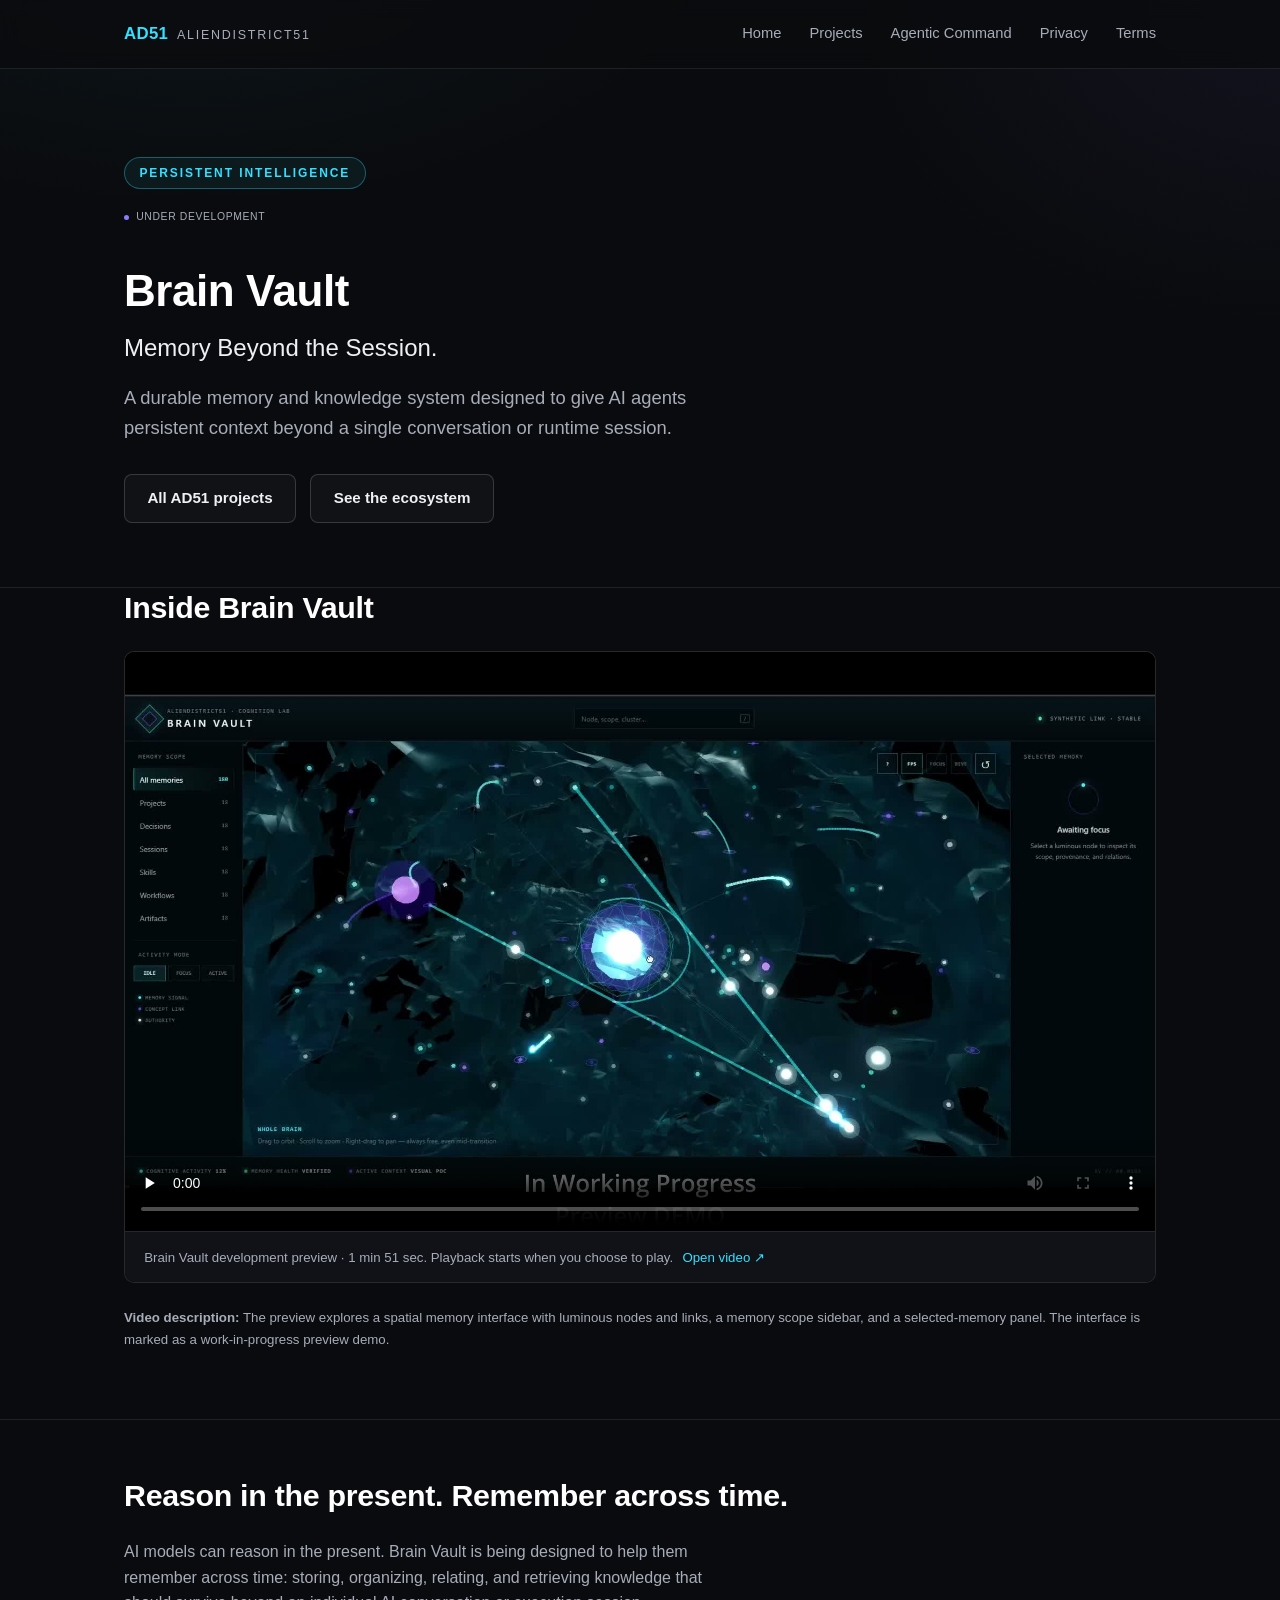
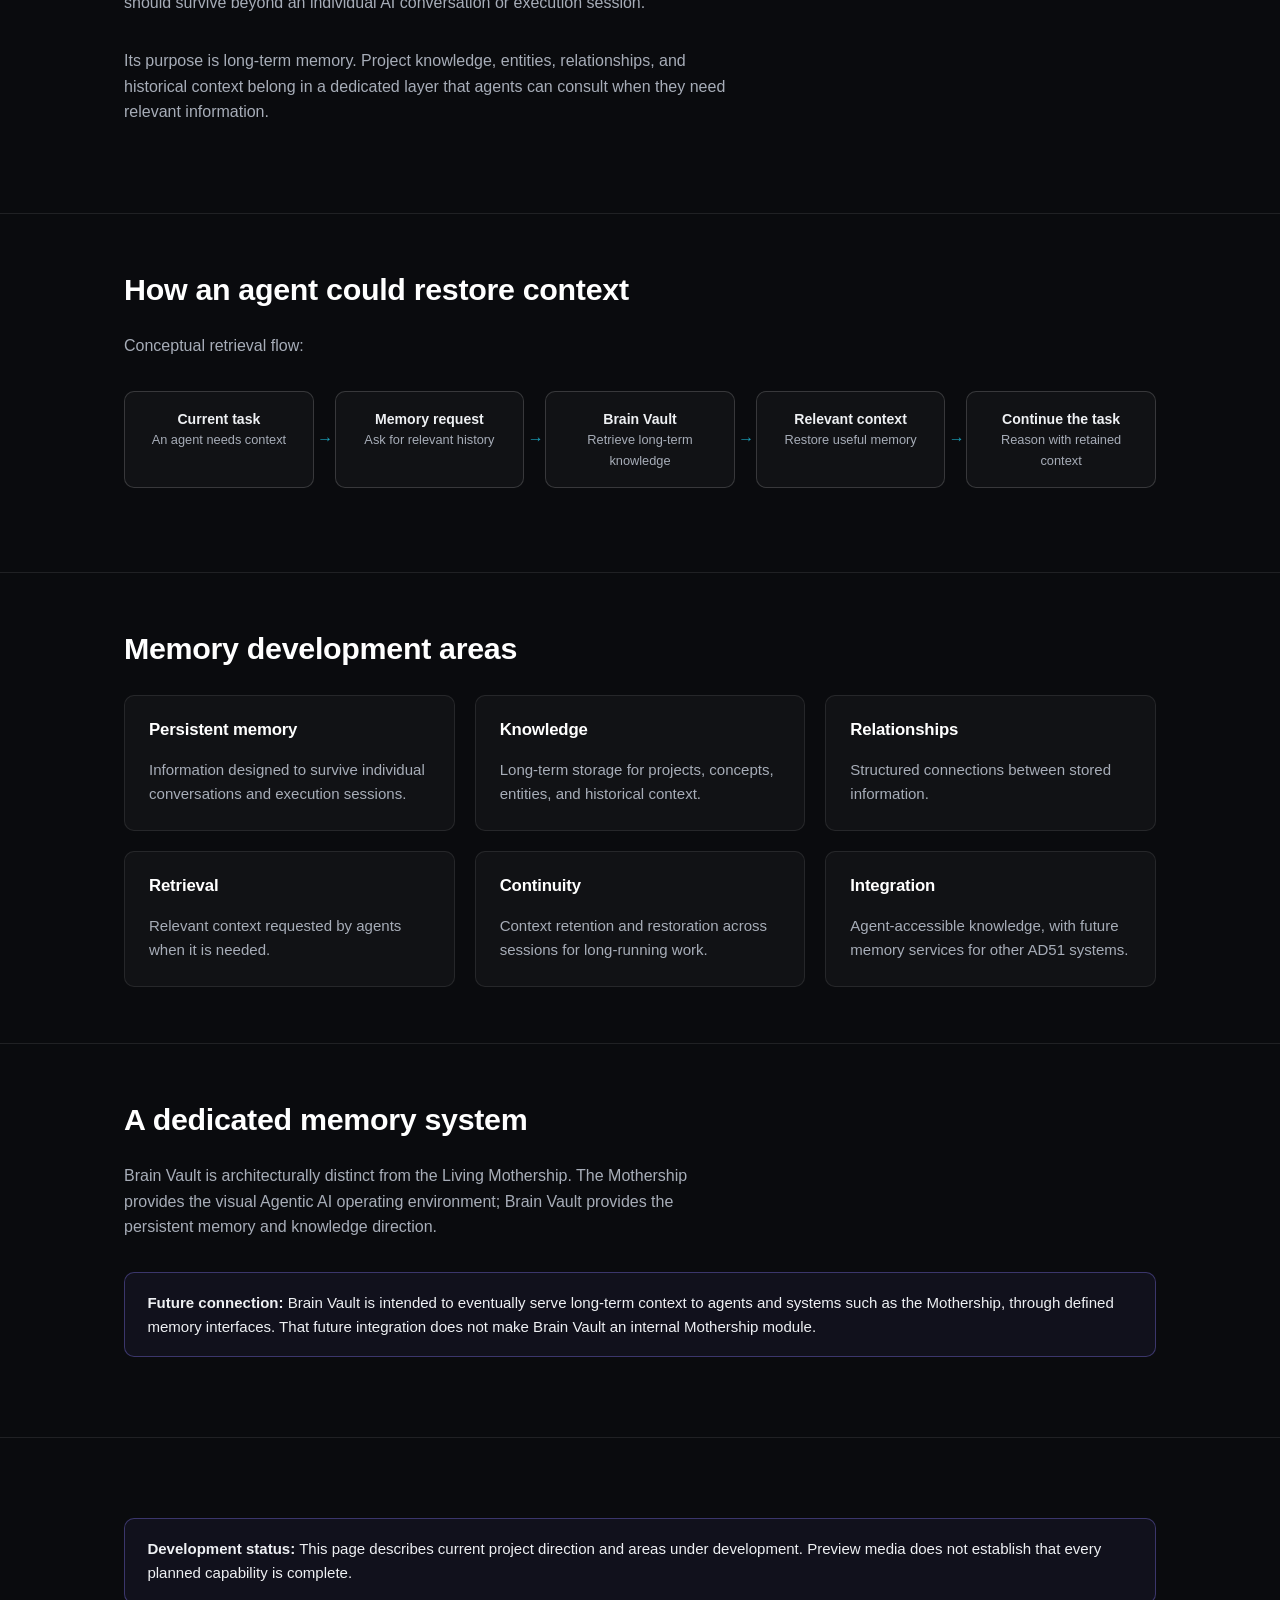
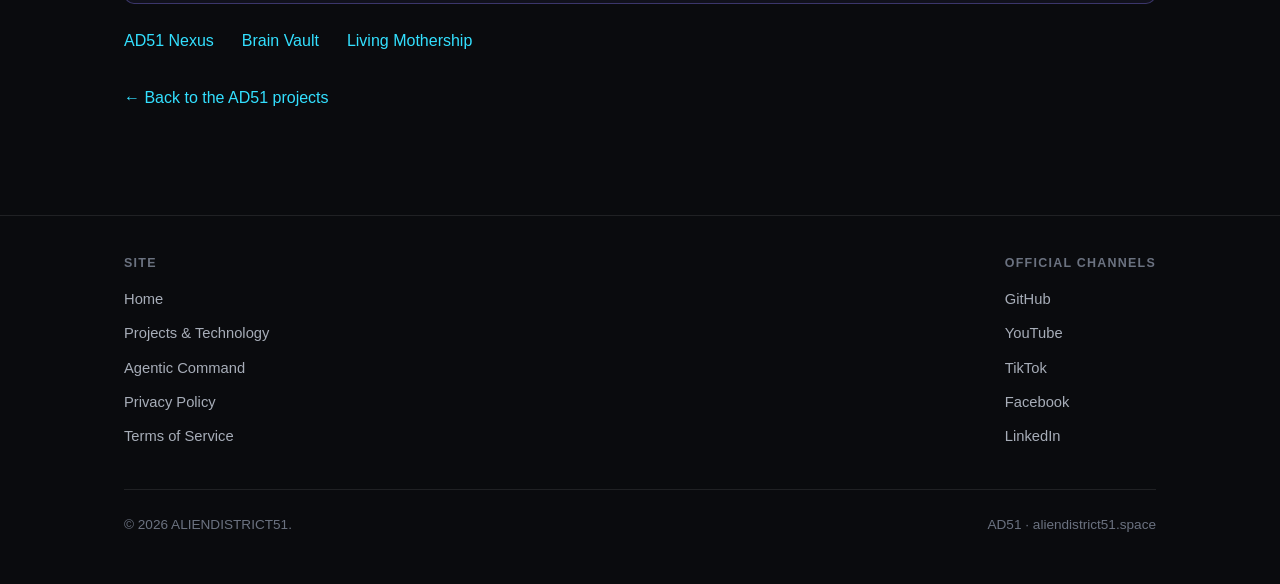
<file: projects/brain-vault/index.html>
<!DOCTYPE html>
<html lang="en">
  <head>
    <meta charset="UTF-8">
    <meta name="viewport" content="width=device-width, initial-scale=1.0">
    <title>Brain Vault — ALIENDISTRICT51</title>
    <meta name="description" content="Brain Vault is a separate AD51 project under development for persistent memory, long-term knowledge, context retrieval, and continuity across AI sessions.">
    <link rel="canonical" href="https://aliendistrict51.space/projects/brain-vault/">
    <meta property="og:type" content="website">
    <meta property="og:title" content="Brain Vault — ALIENDISTRICT51">
    <meta property="og:description" content="Brain Vault is a separate AD51 project under development for persistent memory, long-term knowledge, context retrieval, and continuity across AI sessions.">
    <meta property="og:url" content="https://aliendistrict51.space/projects/brain-vault/">
    <meta property="og:image" content="https://aliendistrict51.space/assets/media/brain-vault-poster.jpg">
    <meta name="theme-color" content="#0a0b0e">
    <link rel="stylesheet" href="/assets/styles.css">
  </head>
  <body>
    <header class="site-header">
      <div class="container">
        <a class="brand" href="/">
          <span class="mark">AD51</span>
          <span class="full">ALIENDISTRICT51</span>
        </a>
        <input type="checkbox" id="nav-toggle" class="nav-toggle" aria-label="Toggle navigation menu">
        <label for="nav-toggle" class="nav-toggle-label" aria-label="Toggle navigation menu">☰</label>
        <nav class="nav-links" aria-label="Primary">
          <a href="/">Home</a>
          <a href="/#projects">Projects</a>
          <a href="/agentic-command/">Agentic Command</a>
          <a href="/privacy/">Privacy</a>
          <a href="/terms/">Terms</a>
        </nav>
      </div>
    </header>
    <main class="project-detail">
      <section class="hero project-hero">
        <div class="container">
          <span class="eyebrow">Persistent intelligence</span>
          <span class="status">Under development</span>
          <h1>Brain Vault</h1>
          <p class="hero-tagline">Memory Beyond the Session.</p>
          <p class="lede">A durable memory and knowledge system designed to give AI agents persistent context beyond a single conversation or runtime session.</p>
          <div class="hero-actions">
            <a class="btn btn-secondary" href="/#projects">All AD51 projects</a>
            <a class="btn btn-secondary" href="/#ecosystem">See the ecosystem</a>
          </div>
        </div>
      </section>
      <section class="project-media-section" aria-labelledby="demo-title">
        <div class="container">
          <h2 id="demo-title">Inside Brain Vault</h2>
          <figure class="media-frame">
            <video controls playsinline preload="none" poster="/assets/media/brain-vault-poster.jpg" width="1920" height="1080" aria-label="Brain Vault development preview video" aria-describedby="demo-description">
              <source src="/assets/media/brain-vault-demo.mp4" type="video/mp4">
                <p>
                  <a href="/assets/media/brain-vault-demo.mp4">Open the Brain Vault preview video</a>
                </p>
              </source>
            </video>
            <figcaption>Brain Vault development preview · 1 min 51 sec. Playback starts when you choose to play. <a href="/assets/media/brain-vault-demo.mp4">Open video ↗</a>
            </figcaption>
          </figure>
          <p id="demo-description" class="development-note">
            <strong>Video description:</strong> The preview explores a spatial memory interface with luminous nodes and links, a memory scope sidebar, and a selected-memory panel. The interface is marked as a work-in-progress preview demo.</p>
        </div>
      </section>
      <section>
        <div class="container">
          <h2>Reason in the present. Remember across time.</h2>
          <p class="section-intro">AI models can reason in the present. Brain Vault is being designed to help them remember across time: storing, organizing, relating, and retrieving knowledge that should survive beyond an individual AI conversation or execution session.</p>
          <p class="section-intro">Its purpose is long-term memory. Project knowledge, entities, relationships, and historical context belong in a dedicated layer that agents can consult when they need relevant information.</p>
        </div>
      </section>
      <section>
        <div class="container">
          <h2>How an agent could restore context</h2>
          <p class="section-intro">Conceptual retrieval flow:</p>
          <ol class="flow flow-horizontal">
            <li>
              <strong>Current task</strong>
              <span>An agent needs context</span>
            </li>
            <li>
              <strong>Memory request</strong>
              <span>Ask for relevant history</span>
            </li>
            <li>
              <strong>Brain Vault</strong>
              <span>Retrieve long-term knowledge</span>
            </li>
            <li>
              <strong>Relevant context</strong>
              <span>Restore useful memory</span>
            </li>
            <li>
              <strong>Continue the task</strong>
              <span>Reason with retained context</span>
            </li>
          </ol>
        </div>
      </section>
      <section>
        <div class="container">
          <h2>Memory development areas</h2>
          <div class="panel-grid">
            <div class="panel">
              <h3>Persistent memory</h3>
              <p>Information designed to survive individual conversations and execution sessions.</p>
            </div>
            <div class="panel">
              <h3>Knowledge</h3>
              <p>Long-term storage for projects, concepts, entities, and historical context.</p>
            </div>
            <div class="panel">
              <h3>Relationships</h3>
              <p>Structured connections between stored information.</p>
            </div>
            <div class="panel">
              <h3>Retrieval</h3>
              <p>Relevant context requested by agents when it is needed.</p>
            </div>
            <div class="panel">
              <h3>Continuity</h3>
              <p>Context retention and restoration across sessions for long-running work.</p>
            </div>
            <div class="panel">
              <h3>Integration</h3>
              <p>Agent-accessible knowledge, with future memory services for other AD51 systems.</p>
            </div>
          </div>
        </div>
      </section>
      <section>
        <div class="container">
          <h2>A dedicated memory system</h2>
          <p class="section-intro">Brain Vault is architecturally distinct from the Living Mothership. The Mothership provides the visual Agentic AI operating environment; Brain Vault provides the persistent memory and knowledge direction.</p>
          <div class="callout">
            <p>
              <strong>Future connection:</strong> Brain Vault is intended to eventually serve long-term context to agents and systems such as the Mothership, through defined memory interfaces. That future integration does not make Brain Vault an internal Mothership module.</p>
          </div>
        </div>
      </section>
      <section>
        <div class="container">
          <div class="callout">
            <p>
              <strong>Development status:</strong> This page describes current project direction and areas under development. Preview media does not establish that every planned capability is complete.</p>
          </div>
          <div class="link-row">
            <a href="/projects/nexus/">AD51 Nexus</a>
            <a href="/projects/brain-vault/">Brain Vault</a>
            <a href="/projects/mothership/">Living Mothership</a>
          </div>
          <p class="project-back">
            <a href="/#projects">← Back to the AD51 projects</a>
          </p>
        </div>
      </section>
    </main>
    <footer class="site-footer">
      <div class="container">
        <div class="footer-grid">
          <div class="footer-col">
            <h4>Site</h4>
            <ul>
              <li>
                <a href="/">Home</a>
              </li>
              <li>
                <a href="/#projects">Projects &amp; Technology</a>
              </li>
              <li>
                <a href="/agentic-command/">Agentic Command</a>
              </li>
              <li>
                <a href="/privacy/">Privacy Policy</a>
              </li>
              <li>
                <a href="/terms/">Terms of Service</a>
              </li>
            </ul>
          </div>
          <div class="footer-col">
            <h4>Official Channels</h4>
            <ul>
              <li>
                <a href="https://github.com/ALIENDISTRICT51">GitHub</a>
              </li>
              <li>
                <a href="https://www.youtube.com/@ALIENDISTRICT51_OFFICIAL">YouTube</a>
              </li>
              <li>
                <a href="https://www.tiktok.com/@aliendistrict51_official">TikTok</a>
              </li>
              <li>
                <a href="https://www.facebook.com/ALIENDISTRICT51OFFICIAL">Facebook</a>
              </li>
              <li>
                <a href="https://www.linkedin.com/in/devinlewis-aliendistrict51official">LinkedIn</a>
              </li>
            </ul>
          </div>
        </div>
        <div class="footer-bottom">
          <span>© 2026 ALIENDISTRICT51.</span>
          <span>AD51 · aliendistrict51.space</span>
        </div>
      </div>
    </footer>
  </body>
</html>
</file>
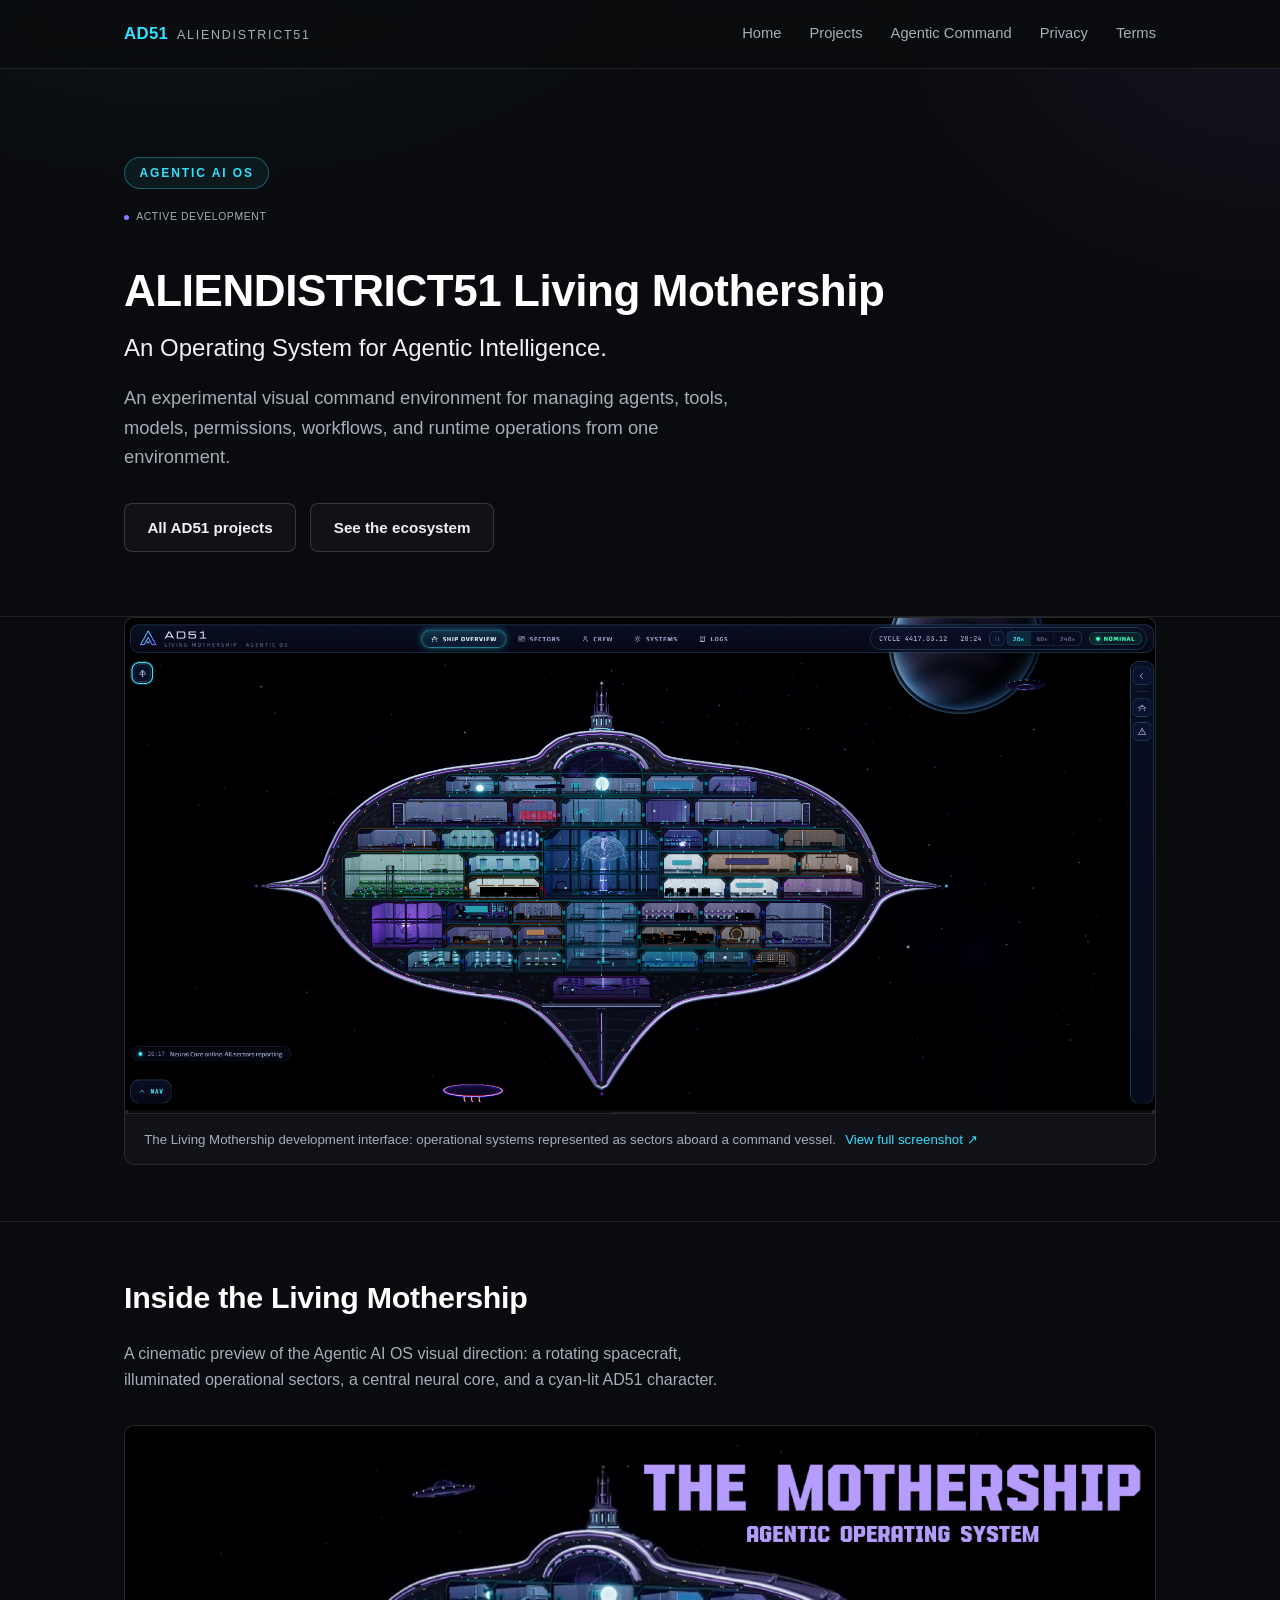
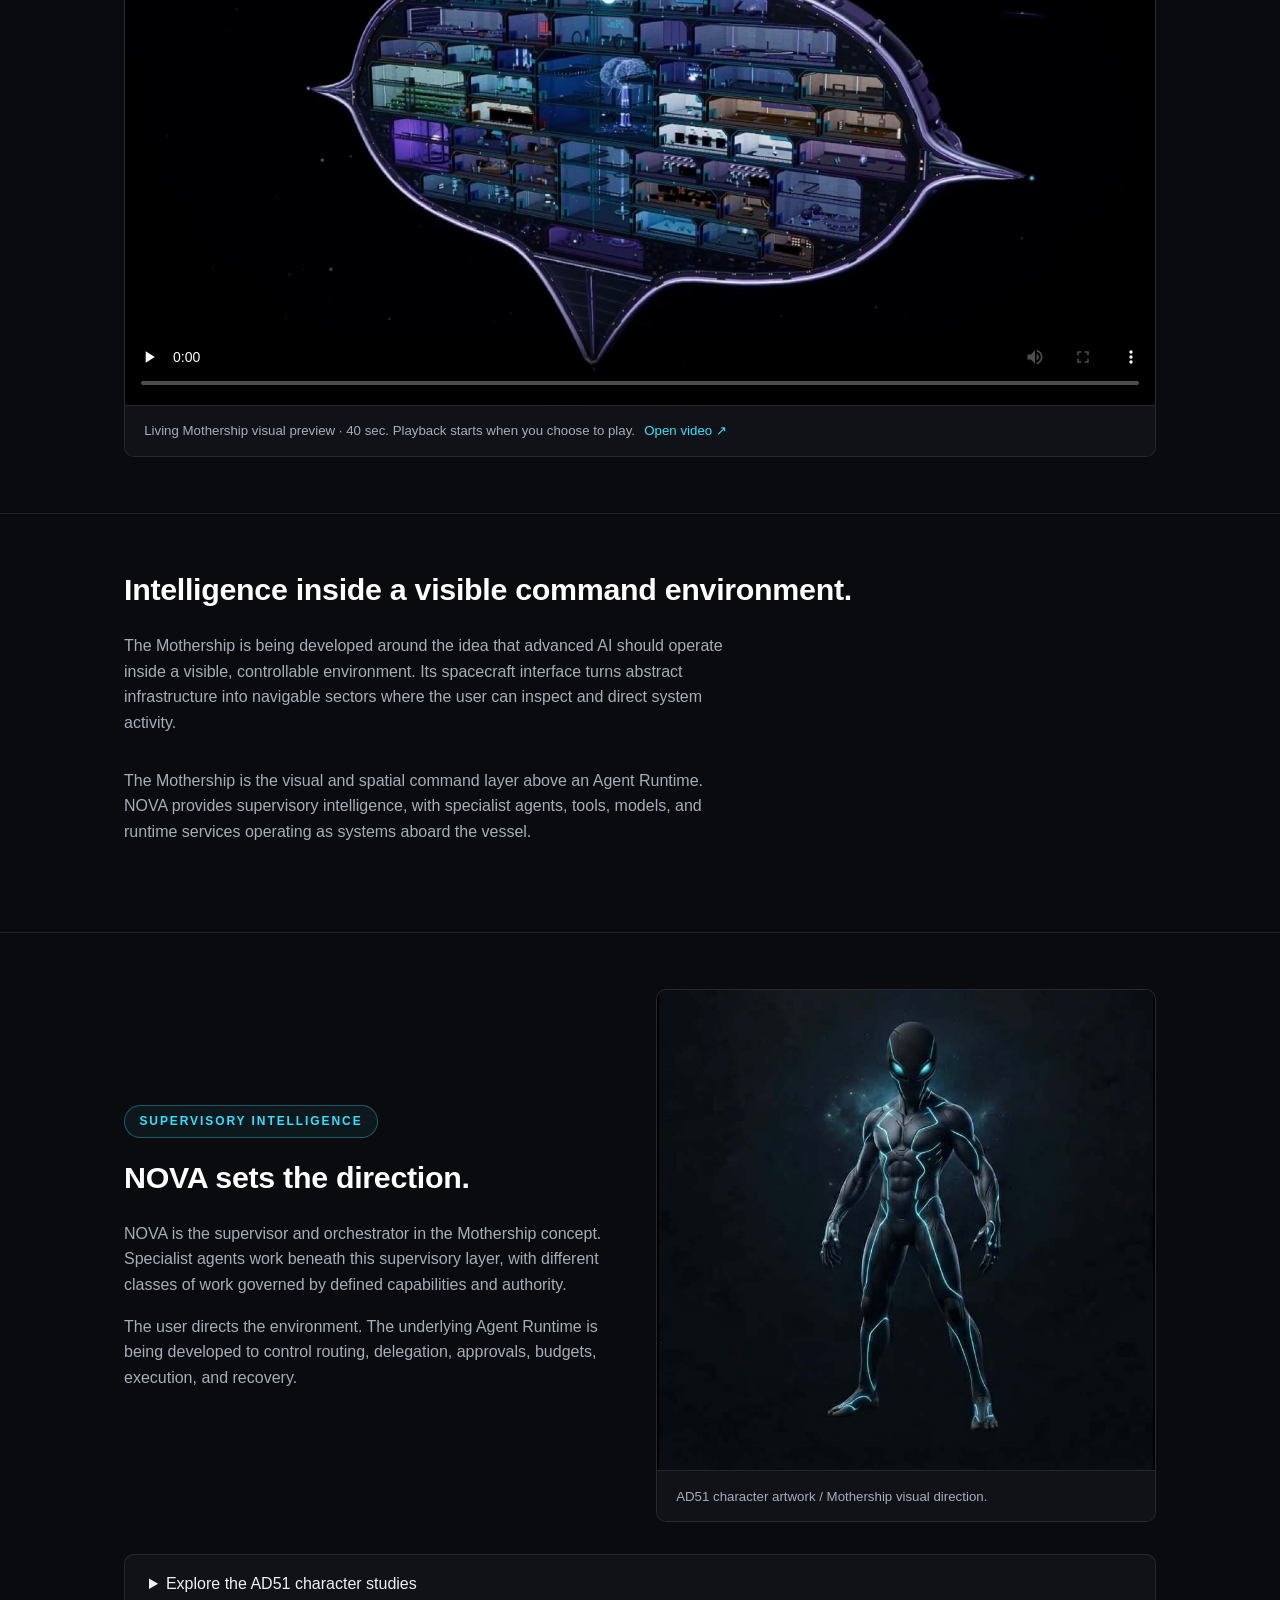
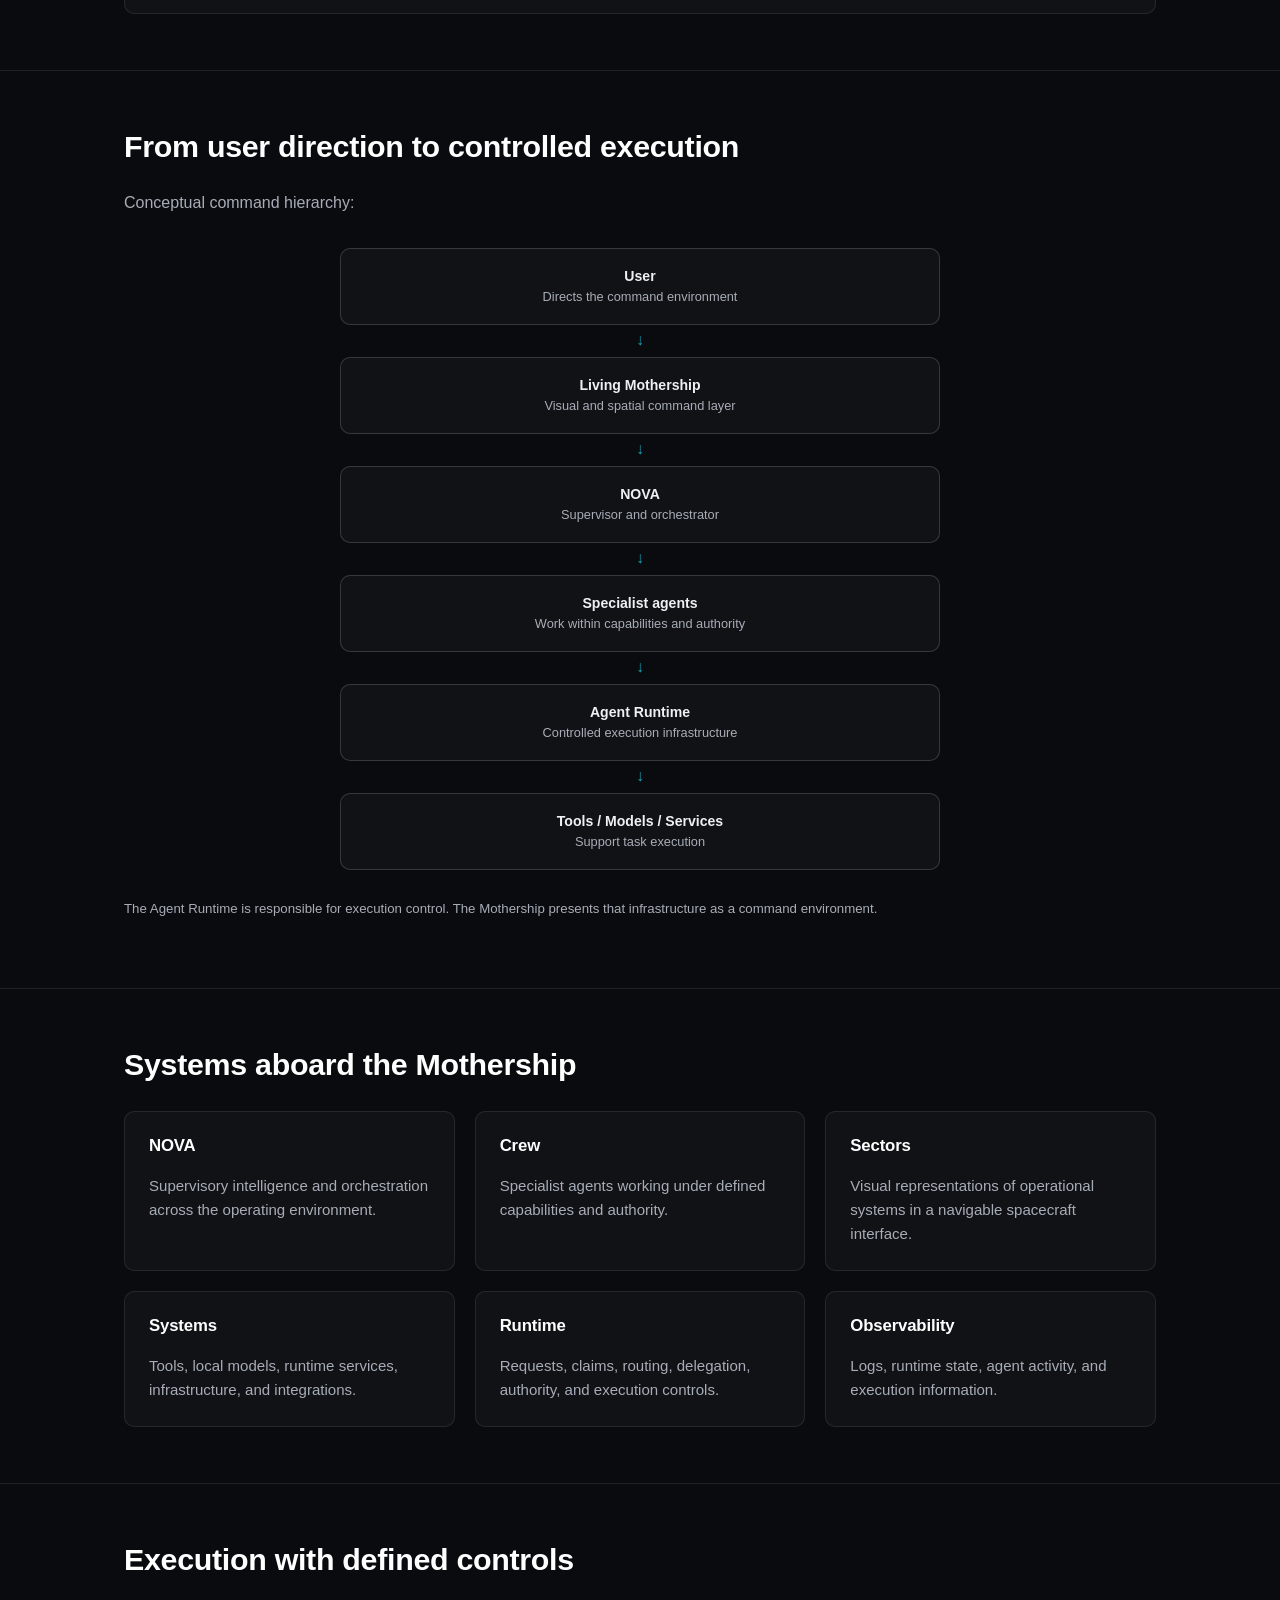
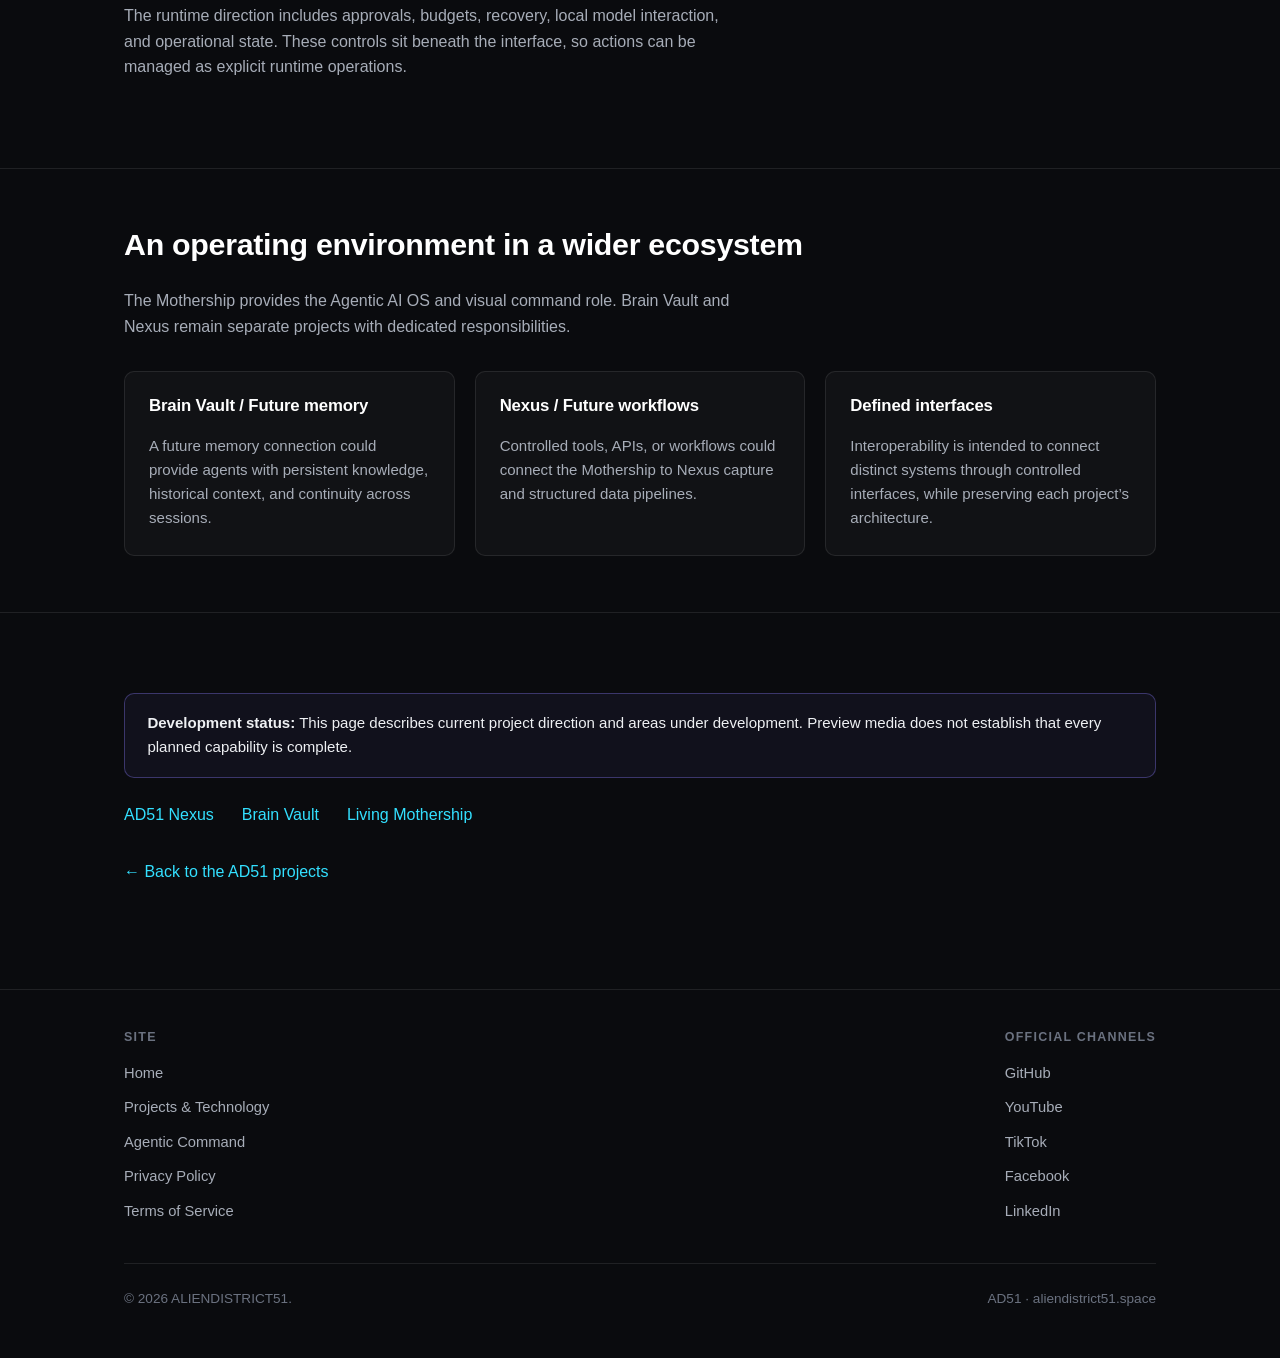
<file: projects/mothership/index.html>
<!DOCTYPE html>
<html lang="en">
  <head>
    <meta charset="UTF-8">
    <meta name="viewport" content="width=device-width, initial-scale=1.0">
    <title>Living Mothership · Agentic AI OS — ALIENDISTRICT51</title>
    <meta name="description" content="The ALIENDISTRICT51 Living Mothership is an experimental Agentic AI OS in active development, with NOVA supervision, specialist agents, and controlled runtime execution.">
    <link rel="canonical" href="https://aliendistrict51.space/projects/mothership/">
    <meta property="og:type" content="website">
    <meta property="og:title" content="Living Mothership · Agentic AI OS — ALIENDISTRICT51">
    <meta property="og:description" content="The ALIENDISTRICT51 Living Mothership is an experimental Agentic AI OS in active development, with NOVA supervision, specialist agents, and controlled runtime execution.">
    <meta property="og:url" content="https://aliendistrict51.space/projects/mothership/">
    <meta property="og:image" content="https://aliendistrict51.space/assets/media/mothership-interface.png">
    <meta name="theme-color" content="#0a0b0e">
    <link rel="stylesheet" href="/assets/styles.css">
  </head>
  <body>
    <header class="site-header">
      <div class="container">
        <a class="brand" href="/">
          <span class="mark">AD51</span>
          <span class="full">ALIENDISTRICT51</span>
        </a>
        <input type="checkbox" id="nav-toggle" class="nav-toggle" aria-label="Toggle navigation menu">
        <label for="nav-toggle" class="nav-toggle-label" aria-label="Toggle navigation menu">☰</label>
        <nav class="nav-links" aria-label="Primary">
          <a href="/">Home</a>
          <a href="/#projects">Projects</a>
          <a href="/agentic-command/">Agentic Command</a>
          <a href="/privacy/">Privacy</a>
          <a href="/terms/">Terms</a>
        </nav>
      </div>
    </header>
    <main class="project-detail">
      <section class="hero project-hero">
        <div class="container">
          <span class="eyebrow">Agentic AI OS</span>
          <span class="status">Active development</span>
          <h1>ALIENDISTRICT51 Living Mothership</h1>
          <p class="hero-tagline">An Operating System for Agentic Intelligence.</p>
          <p class="lede">An experimental visual command environment for managing agents, tools, models, permissions, workflows, and runtime operations from one environment.</p>
          <div class="hero-actions">
            <a class="btn btn-secondary" href="/#projects">All AD51 projects</a>
            <a class="btn btn-secondary" href="/#ecosystem">See the ecosystem</a>
          </div>
        </div>
      </section>
      <section class="project-media-section">
        <div class="container">
          <figure class="media-frame">
            <img src="/assets/media/mothership-interface.png" width="1919" height="917" alt="Living Mothership development interface: a spacecraft cross-section with illuminated operational sectors, a central neural core, and navigation for Ship Overview, Sectors, Crew, Systems, and Logs." decoding="async" fetchpriority="high">
            <figcaption>The Living Mothership development interface: operational systems represented as sectors aboard a command vessel. <a href="/assets/media/mothership-interface.png">View full screenshot ↗</a>
            </figcaption>
          </figure>
        </div>
      </section>
      <section id="mothership-preview" aria-labelledby="preview-title">
        <div class="container">
          <h2 id="preview-title">Inside the Living Mothership</h2>
          <p id="preview-description" class="section-intro">A cinematic preview of the Agentic AI OS visual direction: a rotating spacecraft, illuminated operational sectors, a central neural core, and a cyan-lit AD51 character.</p>
          <figure class="media-frame">
            <video controls playsinline preload="none" poster="/assets/media/mothership-poster.jpg" width="3840" height="2160" aria-label="Living Mothership cinematic preview" aria-describedby="preview-description">
              <source src="/assets/media/mothership-preview.mp4" type="video/mp4">
              <p><a href="/assets/media/mothership-preview.mp4">Open the Living Mothership preview video</a></p>
            </video>
            <figcaption>Living Mothership visual preview · 40 sec. Playback starts when you choose to play. <a href="/assets/media/mothership-preview.mp4">Open video ↗</a></figcaption>
          </figure>
        </div>
      </section>
      <section>
        <div class="container">
          <h2>Intelligence inside a visible command environment.</h2>
          <p class="section-intro">The Mothership is being developed around the idea that advanced AI should operate inside a visible, controllable environment. Its spacecraft interface turns abstract infrastructure into navigable sectors where the user can inspect and direct system activity.</p>
          <p class="section-intro">The Mothership is the visual and spatial command layer above an Agent Runtime. NOVA provides supervisory intelligence, with specialist agents, tools, models, and runtime services operating as systems aboard the vessel.</p>
        </div>
      </section>
      <section>
        <div class="container">
          <div class="supervisor-layout">
            <div>
              <span class="eyebrow">Supervisory intelligence</span>
              <h2>NOVA sets the direction.</h2>
              <p>NOVA is the supervisor and orchestrator in the Mothership concept. Specialist agents work beneath this supervisory layer, with different classes of work governed by defined capabilities and authority.</p>
              <p>The user directs the environment. The underlying Agent Runtime is being developed to control routing, delegation, approvals, budgets, execution, and recovery.</p>
            </div>
            <figure class="media-frame">
              <img src="/assets/media/nova-character.png" width="787" height="764" alt="AD51 character concept: a dark humanoid alien with illuminated cyan eyes and suit accents." loading="lazy" decoding="async">
              <figcaption>AD51 character artwork / Mothership visual direction.</figcaption>
            </figure>
          </div>
          <details class="concept-gallery">
            <summary>Explore the AD51 character studies</summary>
            <figure class="media-frame">
              <img src="/assets/media/nova-character-studies.png" width="1650" height="1500" alt="Six views of the AD51 alien character concept, showing front, back, side, and three-quarter angles with cyan suit accents." loading="lazy" decoding="async">
              <figcaption>Character concept views supplied for the AD51 visual identity. <a href="/assets/media/nova-character-studies.png">View full artwork ↗</a>
              </figcaption>
            </figure>
          </details>
        </div>
      </section>
      <section>
        <div class="container">
          <h2>From user direction to controlled execution</h2>
          <p class="section-intro">Conceptual command hierarchy:</p>
          <ol class="flow flow-vertical">
            <li>
              <strong>User</strong>
              <span>Directs the command environment</span>
            </li>
            <li>
              <strong>Living Mothership</strong>
              <span>Visual and spatial command layer</span>
            </li>
            <li>
              <strong>NOVA</strong>
              <span>Supervisor and orchestrator</span>
            </li>
            <li>
              <strong>Specialist agents</strong>
              <span>Work within capabilities and authority</span>
            </li>
            <li>
              <strong>Agent Runtime</strong>
              <span>Controlled execution infrastructure</span>
            </li>
            <li>
              <strong>Tools / Models / Services</strong>
              <span>Support task execution</span>
            </li>
          </ol>
          <p class="development-note">The Agent Runtime is responsible for execution control. The Mothership presents that infrastructure as a command environment.</p>
        </div>
      </section>
      <section>
        <div class="container">
          <h2>Systems aboard the Mothership</h2>
          <div class="panel-grid">
            <div class="panel">
              <h3>NOVA</h3>
              <p>Supervisory intelligence and orchestration across the operating environment.</p>
            </div>
            <div class="panel">
              <h3>Crew</h3>
              <p>Specialist agents working under defined capabilities and authority.</p>
            </div>
            <div class="panel">
              <h3>Sectors</h3>
              <p>Visual representations of operational systems in a navigable spacecraft interface.</p>
            </div>
            <div class="panel">
              <h3>Systems</h3>
              <p>Tools, local models, runtime services, infrastructure, and integrations.</p>
            </div>
            <div class="panel">
              <h3>Runtime</h3>
              <p>Requests, claims, routing, delegation, authority, and execution controls.</p>
            </div>
            <div class="panel">
              <h3>Observability</h3>
              <p>Logs, runtime state, agent activity, and execution information.</p>
            </div>
          </div>
        </div>
      </section>
      <section>
        <div class="container">
          <h2>Execution with defined controls</h2>
          <p class="section-intro">The runtime direction includes approvals, budgets, recovery, local model interaction, and operational state. These controls sit beneath the interface, so actions can be managed as explicit runtime operations.</p>
        </div>
      </section>
      <section>
        <div class="container">
          <h2>An operating environment in a wider ecosystem</h2>
          <p class="section-intro">The Mothership provides the Agentic AI OS and visual command role. Brain Vault and Nexus remain separate projects with dedicated responsibilities.</p>
          <div class="panel-grid">
            <div class="panel">
              <h3>Brain Vault / Future memory</h3>
              <p>A future memory connection could provide agents with persistent knowledge, historical context, and continuity across sessions.</p>
            </div>
            <div class="panel">
              <h3>Nexus / Future workflows</h3>
              <p>Controlled tools, APIs, or workflows could connect the Mothership to Nexus capture and structured data pipelines.</p>
            </div>
            <div class="panel">
              <h3>Defined interfaces</h3>
              <p>Interoperability is intended to connect distinct systems through controlled interfaces, while preserving each project’s architecture.</p>
            </div>
          </div>
        </div>
      </section>
      <section>
        <div class="container">
          <div class="callout">
            <p>
              <strong>Development status:</strong> This page describes current project direction and areas under development. Preview media does not establish that every planned capability is complete.</p>
          </div>
          <div class="link-row">
            <a href="/projects/nexus/">AD51 Nexus</a>
            <a href="/projects/brain-vault/">Brain Vault</a>
            <a href="/projects/mothership/">Living Mothership</a>
          </div>
          <p class="project-back">
            <a href="/#projects">← Back to the AD51 projects</a>
          </p>
        </div>
      </section>
    </main>
    <footer class="site-footer">
      <div class="container">
        <div class="footer-grid">
          <div class="footer-col">
            <h4>Site</h4>
            <ul>
              <li>
                <a href="/">Home</a>
              </li>
              <li>
                <a href="/#projects">Projects &amp; Technology</a>
              </li>
              <li>
                <a href="/agentic-command/">Agentic Command</a>
              </li>
              <li>
                <a href="/privacy/">Privacy Policy</a>
              </li>
              <li>
                <a href="/terms/">Terms of Service</a>
              </li>
            </ul>
          </div>
          <div class="footer-col">
            <h4>Official Channels</h4>
            <ul>
              <li>
                <a href="https://github.com/ALIENDISTRICT51">GitHub</a>
              </li>
              <li>
                <a href="https://www.youtube.com/@ALIENDISTRICT51_OFFICIAL">YouTube</a>
              </li>
              <li>
                <a href="https://www.tiktok.com/@aliendistrict51_official">TikTok</a>
              </li>
              <li>
                <a href="https://www.facebook.com/ALIENDISTRICT51OFFICIAL">Facebook</a>
              </li>
              <li>
                <a href="https://www.linkedin.com/in/devinlewis-aliendistrict51official">LinkedIn</a>
              </li>
            </ul>
          </div>
        </div>
        <div class="footer-bottom">
          <span>© 2026 ALIENDISTRICT51.</span>
          <span>AD51 · aliendistrict51.space</span>
        </div>
      </div>
    </footer>
  </body>
</html>
</file>
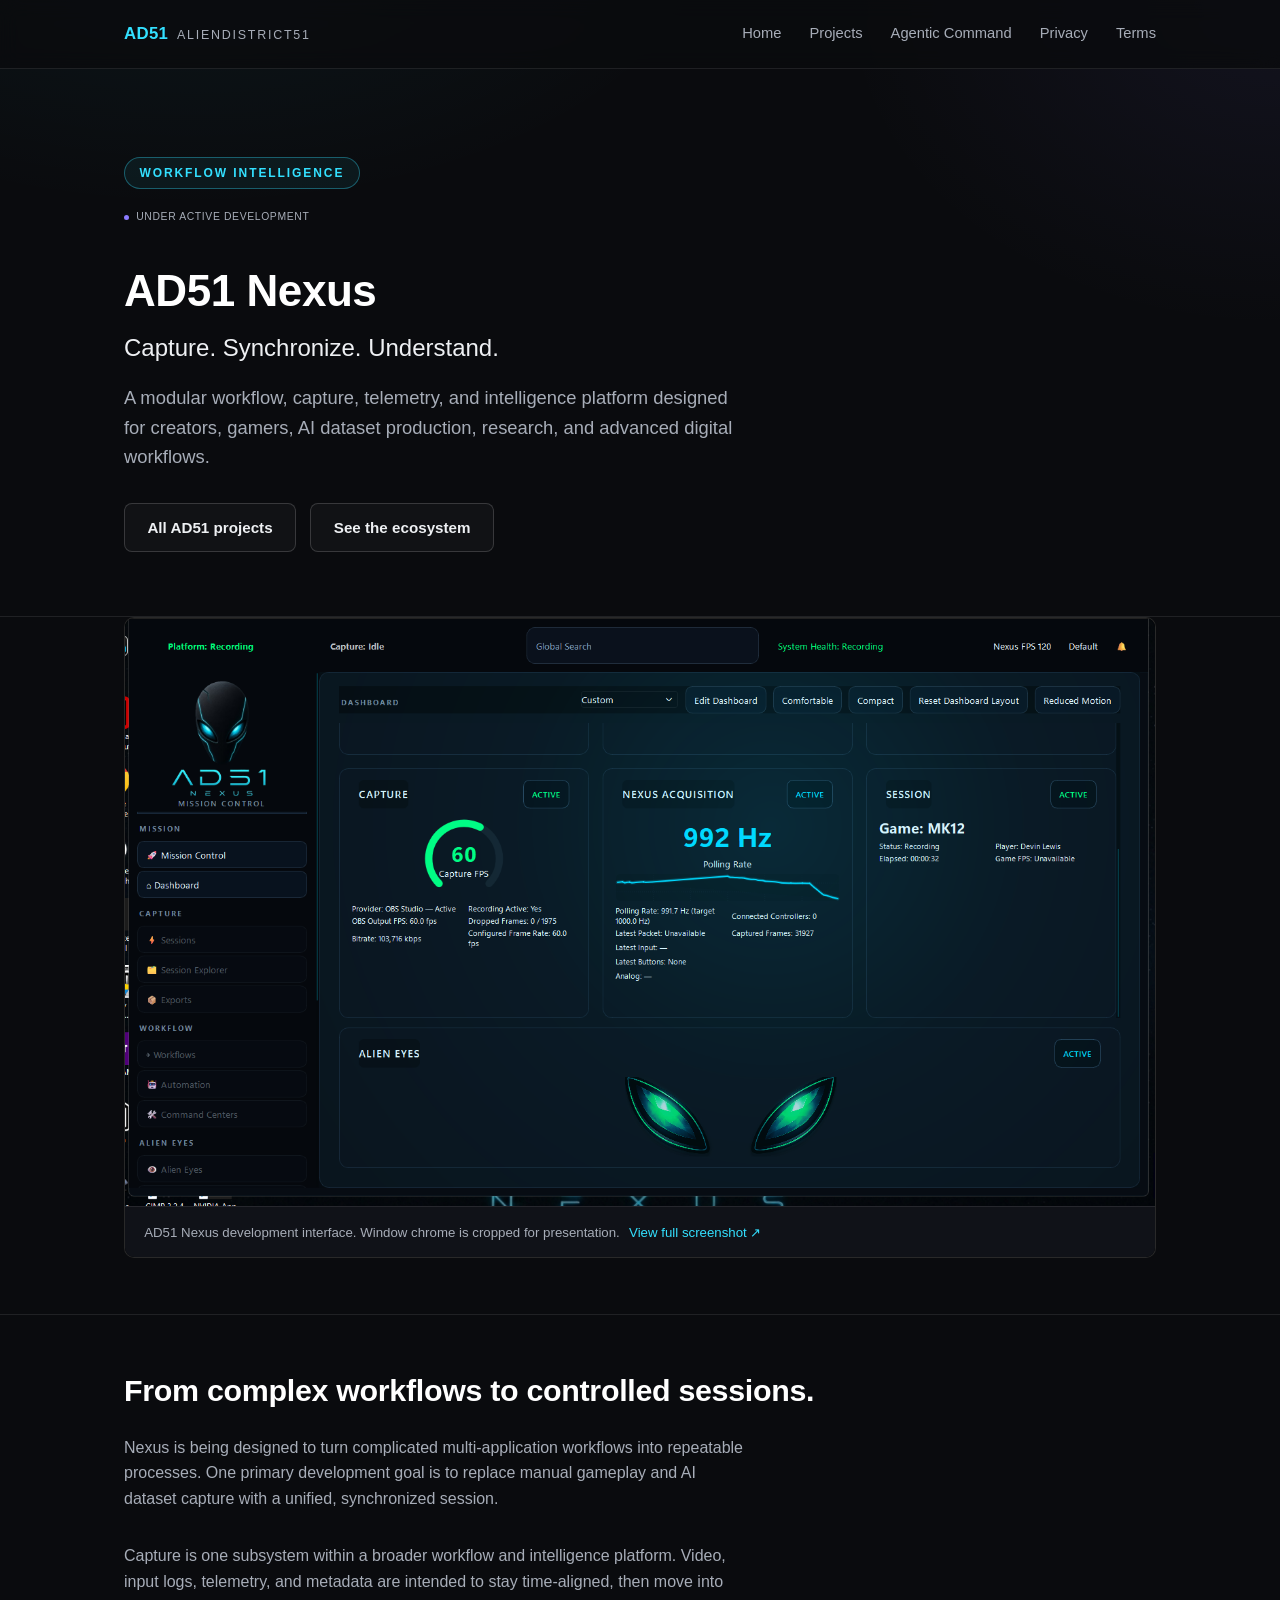
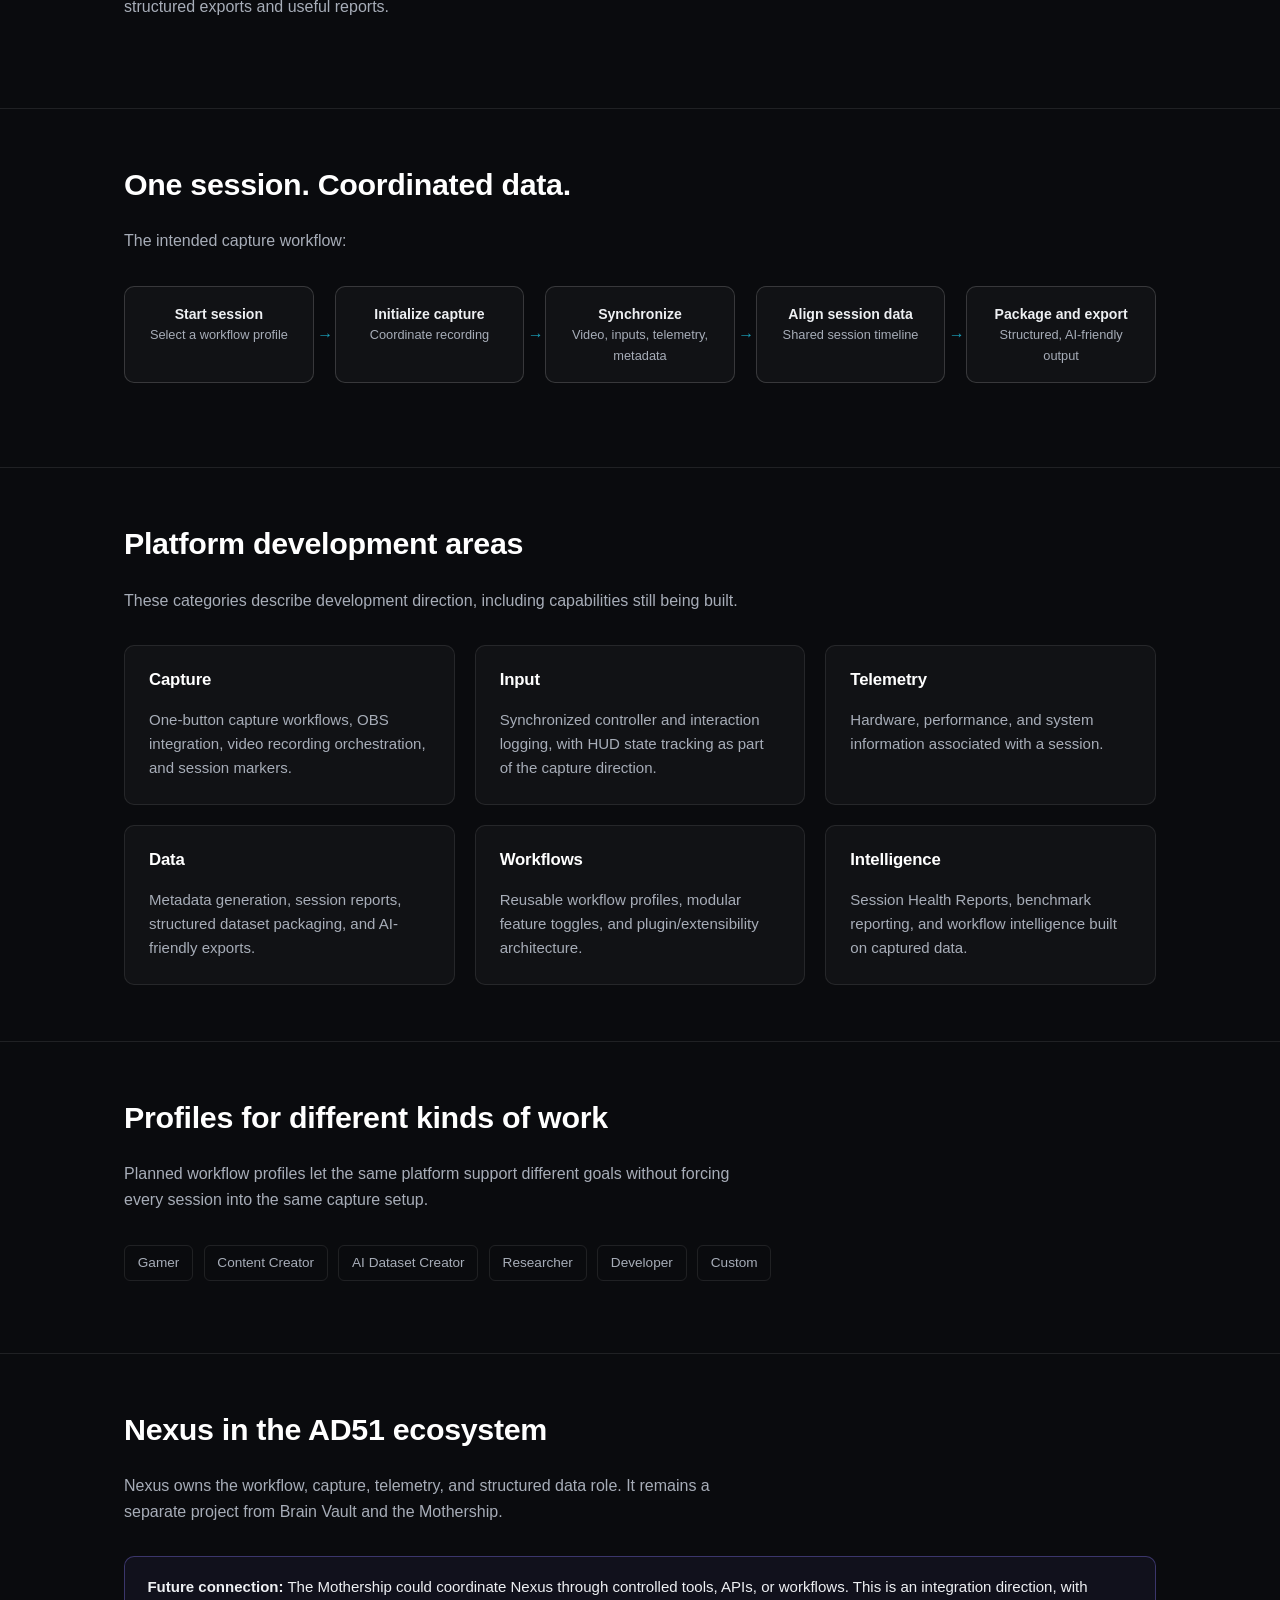
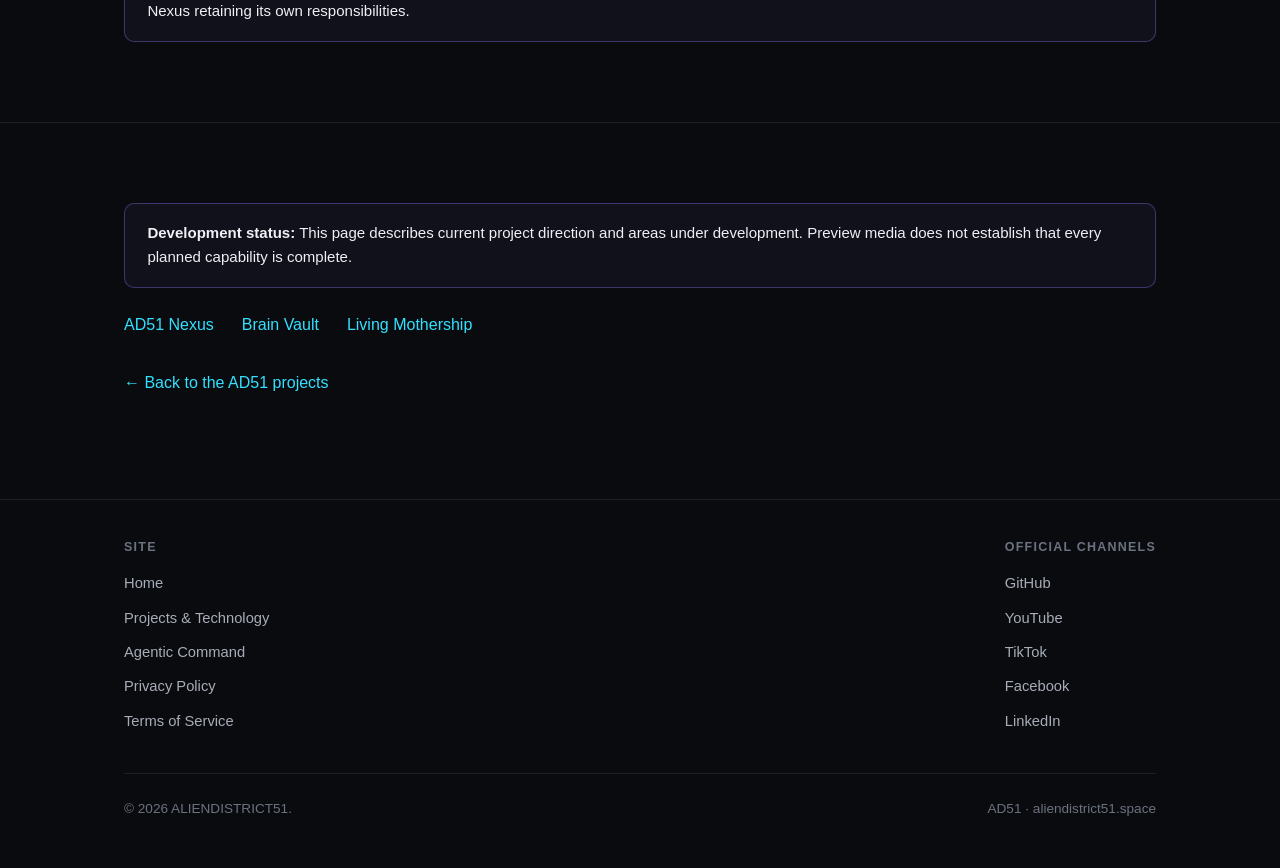
<file: projects/nexus/index.html>
<!DOCTYPE html>
<html lang="en">
  <head>
    <meta charset="UTF-8">
    <meta name="viewport" content="width=device-width, initial-scale=1.0">
    <title>AD51 Nexus — ALIENDISTRICT51</title>
    <meta name="description" content="AD51 Nexus is a development platform for modular workflows, synchronized capture, inputs, telemetry, metadata, and structured data exports.">
    <link rel="canonical" href="https://aliendistrict51.space/projects/nexus/">
    <meta property="og:type" content="website">
    <meta property="og:title" content="AD51 Nexus — ALIENDISTRICT51">
    <meta property="og:description" content="AD51 Nexus is a development platform for modular workflows, synchronized capture, inputs, telemetry, metadata, and structured data exports.">
    <meta property="og:url" content="https://aliendistrict51.space/projects/nexus/">
    <meta property="og:image" content="https://aliendistrict51.space/assets/media/nexus-dashboard.png">
    <meta name="theme-color" content="#0a0b0e">
    <link rel="stylesheet" href="/assets/styles.css">
  </head>
  <body>
    <header class="site-header">
      <div class="container">
        <a class="brand" href="/">
          <span class="mark">AD51</span>
          <span class="full">ALIENDISTRICT51</span>
        </a>
        <input type="checkbox" id="nav-toggle" class="nav-toggle" aria-label="Toggle navigation menu">
        <label for="nav-toggle" class="nav-toggle-label" aria-label="Toggle navigation menu">☰</label>
        <nav class="nav-links" aria-label="Primary">
          <a href="/">Home</a>
          <a href="/#projects">Projects</a>
          <a href="/agentic-command/">Agentic Command</a>
          <a href="/privacy/">Privacy</a>
          <a href="/terms/">Terms</a>
        </nav>
      </div>
    </header>
    <main class="project-detail">
      <section class="hero project-hero">
        <div class="container">
          <span class="eyebrow">Workflow intelligence</span>
          <span class="status">Under active development</span>
          <h1>AD51 Nexus</h1>
          <p class="hero-tagline">Capture. Synchronize. Understand.</p>
          <p class="lede">A modular workflow, capture, telemetry, and intelligence platform designed for creators, gamers, AI dataset production, research, and advanced digital workflows.</p>
          <div class="hero-actions">
            <a class="btn btn-secondary" href="/#projects">All AD51 projects</a>
            <a class="btn btn-secondary" href="/#ecosystem">See the ecosystem</a>
          </div>
        </div>
      </section>
      <section class="project-media-section">
        <div class="container">
          <figure class="media-frame">
            <div class="nexus-crop">
              <img src="/assets/media/nexus-dashboard.png" width="1516" height="896" alt="AD51 Nexus development dashboard with capture FPS, input polling rate, recording session information, and Alien Eyes panels." decoding="async" fetchpriority="high">
            </div>
            <figcaption>AD51 Nexus development interface. Window chrome is cropped for presentation. <a href="/assets/media/nexus-dashboard.png">View full screenshot ↗</a>
            </figcaption>
          </figure>
        </div>
      </section>
      <section>
        <div class="container">
          <h2>From complex workflows to controlled sessions.</h2>
          <p class="section-intro">Nexus is being designed to turn complicated multi-application workflows into repeatable processes. One primary development goal is to replace manual gameplay and AI dataset capture with a unified, synchronized session.</p>
          <p class="section-intro">Capture is one subsystem within a broader workflow and intelligence platform. Video, input logs, telemetry, and metadata are intended to stay time-aligned, then move into structured exports and useful reports.</p>
        </div>
      </section>
      <section>
        <div class="container">
          <h2>One session. Coordinated data.</h2>
          <p class="section-intro">The intended capture workflow:</p>
          <ol class="flow flow-horizontal">
            <li>
              <strong>Start session</strong>
              <span>Select a workflow profile</span>
            </li>
            <li>
              <strong>Initialize capture</strong>
              <span>Coordinate recording</span>
            </li>
            <li>
              <strong>Synchronize</strong>
              <span>Video, inputs, telemetry, metadata</span>
            </li>
            <li>
              <strong>Align session data</strong>
              <span>Shared session timeline</span>
            </li>
            <li>
              <strong>Package and export</strong>
              <span>Structured, AI-friendly output</span>
            </li>
          </ol>
        </div>
      </section>
      <section>
        <div class="container">
          <h2>Platform development areas</h2>
          <p class="section-intro">These categories describe development direction, including capabilities still being built.</p>
          <div class="panel-grid">
            <div class="panel">
              <h3>Capture</h3>
              <p>One-button capture workflows, OBS integration, video recording orchestration, and session markers.</p>
            </div>
            <div class="panel">
              <h3>Input</h3>
              <p>Synchronized controller and interaction logging, with HUD state tracking as part of the capture direction.</p>
            </div>
            <div class="panel">
              <h3>Telemetry</h3>
              <p>Hardware, performance, and system information associated with a session.</p>
            </div>
            <div class="panel">
              <h3>Data</h3>
              <p>Metadata generation, session reports, structured dataset packaging, and AI-friendly exports.</p>
            </div>
            <div class="panel">
              <h3>Workflows</h3>
              <p>Reusable workflow profiles, modular feature toggles, and plugin/extensibility architecture.</p>
            </div>
            <div class="panel">
              <h3>Intelligence</h3>
              <p>Session Health Reports, benchmark reporting, and workflow intelligence built on captured data.</p>
            </div>
          </div>
        </div>
      </section>
      <section>
        <div class="container">
          <h2>Profiles for different kinds of work</h2>
          <p class="section-intro">Planned workflow profiles let the same platform support different goals without forcing every session into the same capture setup.</p>
          <ul class="profile-list">
            <li>Gamer</li>
            <li>Content Creator</li>
            <li>AI Dataset Creator</li>
            <li>Researcher</li>
            <li>Developer</li>
            <li>Custom</li>
          </ul>
        </div>
      </section>
      <section>
        <div class="container">
          <h2>Nexus in the AD51 ecosystem</h2>
          <p class="section-intro">Nexus owns the workflow, capture, telemetry, and structured data role. It remains a separate project from Brain Vault and the Mothership.</p>
          <div class="callout">
            <p>
              <strong>Future connection:</strong> The Mothership could coordinate Nexus through controlled tools, APIs, or workflows. This is an integration direction, with Nexus retaining its own responsibilities.</p>
          </div>
        </div>
      </section>
      <section>
        <div class="container">
          <div class="callout">
            <p>
              <strong>Development status:</strong> This page describes current project direction and areas under development. Preview media does not establish that every planned capability is complete.</p>
          </div>
          <div class="link-row">
            <a href="/projects/nexus/">AD51 Nexus</a>
            <a href="/projects/brain-vault/">Brain Vault</a>
            <a href="/projects/mothership/">Living Mothership</a>
          </div>
          <p class="project-back">
            <a href="/#projects">← Back to the AD51 projects</a>
          </p>
        </div>
      </section>
    </main>
    <footer class="site-footer">
      <div class="container">
        <div class="footer-grid">
          <div class="footer-col">
            <h4>Site</h4>
            <ul>
              <li>
                <a href="/">Home</a>
              </li>
              <li>
                <a href="/#projects">Projects &amp; Technology</a>
              </li>
              <li>
                <a href="/agentic-command/">Agentic Command</a>
              </li>
              <li>
                <a href="/privacy/">Privacy Policy</a>
              </li>
              <li>
                <a href="/terms/">Terms of Service</a>
              </li>
            </ul>
          </div>
          <div class="footer-col">
            <h4>Official Channels</h4>
            <ul>
              <li>
                <a href="https://github.com/ALIENDISTRICT51">GitHub</a>
              </li>
              <li>
                <a href="https://www.youtube.com/@ALIENDISTRICT51_OFFICIAL">YouTube</a>
              </li>
              <li>
                <a href="https://www.tiktok.com/@aliendistrict51_official">TikTok</a>
              </li>
              <li>
                <a href="https://www.facebook.com/ALIENDISTRICT51OFFICIAL">Facebook</a>
              </li>
              <li>
                <a href="https://www.linkedin.com/in/devinlewis-aliendistrict51official">LinkedIn</a>
              </li>
            </ul>
          </div>
        </div>
        <div class="footer-bottom">
          <span>© 2026 ALIENDISTRICT51.</span>
          <span>AD51 · aliendistrict51.space</span>
        </div>
      </div>
    </footer>
  </body>
</html>
</file>
<file: assets/styles.css>
/* ALIENDISTRICT51 — shared site styles */

:root {
  --bg: #0a0b0e;
  --bg-raised: #101218;
  --bg-panel: rgba(255, 255, 255, 0.03);
  --border: rgba(255, 255, 255, 0.09);
  --border-strong: rgba(255, 255, 255, 0.16);
  --text: #eef0f3;
  --text-dim: #a7adb8;
  --text-faint: #6b7280;
  --cyan: #33e0ff;
  --cyan-dim: #1a9fb8;
  --purple: #8b7bff;
  --purple-dim: #5d4fce;
  --focus: #4be0ff;
  --radius: 10px;
  --max-width: 1080px;
  font-size: 16px;
}

* {
  box-sizing: border-box;
}

html {
  scroll-behavior: smooth;
}

@media (prefers-reduced-motion: reduce) {
  html {
    scroll-behavior: auto;
  }
  * {
    animation-duration: 0.001ms !important;
    animation-iteration-count: 1 !important;
    transition-duration: 0.001ms !important;
    scroll-behavior: auto !important;
  }
}

body {
  margin: 0;
  background: var(--bg);
  background-image:
    radial-gradient(ellipse 900px 500px at 15% -10%, rgba(51, 224, 255, 0.06), transparent 60%),
    radial-gradient(ellipse 800px 600px at 100% 0%, rgba(139, 123, 255, 0.07), transparent 55%);
  background-attachment: fixed;
  color: var(--text);
  font-family: "Segoe UI", -apple-system, BlinkMacSystemFont, "Inter", Roboto, Helvetica, Arial, sans-serif;
  line-height: 1.6;
  -webkit-font-smoothing: antialiased;
}

a {
  color: var(--cyan);
  text-decoration: none;
}

a:hover {
  color: #74ebff;
  text-decoration: underline;
}

a:focus-visible,
button:focus-visible,
input:focus-visible,
summary:focus-visible {
  outline: 2px solid var(--focus);
  outline-offset: 3px;
  border-radius: 3px;
}

h1, h2, h3, h4 {
  font-weight: 600;
  line-height: 1.25;
  letter-spacing: -0.01em;
  color: #ffffff;
}

h1 { font-size: clamp(1.9rem, 4vw, 2.75rem); }
h2 { font-size: clamp(1.4rem, 2.6vw, 1.9rem); margin-top: 2.75rem; }
h3 { font-size: 1.2rem; margin-top: 2rem; }

p { color: var(--text-dim); }

.container {
  max-width: var(--max-width);
  margin: 0 auto;
  padding: 0 1.5rem;
}

/* ---------- Header / nav ---------- */

.site-header {
  position: sticky;
  top: 0;
  z-index: 20;
  background: rgba(10, 11, 14, 0.82);
  backdrop-filter: blur(10px);
  -webkit-backdrop-filter: blur(10px);
  border-bottom: 1px solid var(--border);
}

.site-header .container {
  display: flex;
  align-items: center;
  justify-content: space-between;
  min-height: 68px;
  gap: 1rem;
}

.brand {
  display: flex;
  align-items: baseline;
  gap: 0.55rem;
  color: #fff;
  font-weight: 700;
  font-size: 1.05rem;
  letter-spacing: 0.02em;
  text-decoration: none;
  white-space: nowrap;
}

.brand:hover {
  text-decoration: none;
  color: #fff;
}

.brand .mark {
  color: var(--cyan);
  font-weight: 800;
}

.brand .full {
  color: var(--text-dim);
  font-weight: 500;
  font-size: 0.78rem;
  letter-spacing: 0.14em;
  text-transform: uppercase;
}

.nav-toggle {
  position: absolute;
  width: 1px;
  height: 1px;
  margin: -1px;
  padding: 0;
  overflow: hidden;
  clip: rect(0, 0, 0, 0);
  white-space: nowrap;
  border: 0;
}

.nav-toggle:focus-visible ~ .nav-toggle-label {
  outline: 2px solid var(--focus);
  outline-offset: 3px;
}

.nav-links {
  display: flex;
  gap: 1.75rem;
  align-items: center;
}

.nav-links a {
  color: var(--text-dim);
  font-size: 0.92rem;
  font-weight: 500;
}

.nav-links a:hover {
  color: #fff;
  text-decoration: none;
}

.nav-links a[aria-current="page"] {
  color: var(--cyan);
}

.nav-toggle-label {
  display: none;
}

@media (max-width: 860px) {
  .nav-toggle-label {
    display: flex;
    align-items: center;
    justify-content: center;
    width: 40px;
    height: 40px;
    border: 1px solid var(--border-strong);
    border-radius: 8px;
    cursor: pointer;
    color: var(--text);
  }

  .nav-links {
    position: absolute;
    top: 68px;
    left: 0;
    right: 0;
    flex-direction: column;
    align-items: flex-start;
    gap: 0;
    background: var(--bg-raised);
    border-bottom: 1px solid var(--border);
    max-height: 0;
    overflow: hidden;
    visibility: hidden;
    transition: max-height 0.2s ease;
  }

  .nav-links a {
    padding: 0.9rem 1.5rem;
    width: 100%;
    border-top: 1px solid var(--border);
  }

  .nav-toggle:checked ~ .nav-links {
    max-height: 320px;
    visibility: visible;
  }
}

/* ---------- Hero ---------- */

.hero {
  padding: 5.5rem 0 4rem;
  border-bottom: 1px solid var(--border);
}

.eyebrow {
  display: inline-block;
  font-size: 0.75rem;
  font-weight: 600;
  letter-spacing: 0.16em;
  text-transform: uppercase;
  color: var(--cyan);
  border: 1px solid rgba(51, 224, 255, 0.35);
  background: rgba(51, 224, 255, 0.06);
  border-radius: 999px;
  padding: 0.35rem 0.9rem;
  margin-bottom: 1.25rem;
}

.hero p.lede {
  font-size: 1.15rem;
  max-width: 60ch;
  color: var(--text-dim);
}

.hero-actions {
  display: flex;
  flex-wrap: wrap;
  gap: 0.9rem;
  margin-top: 2rem;
}

/* ---------- Buttons ---------- */

.btn {
  display: inline-flex;
  align-items: center;
  gap: 0.5rem;
  padding: 0.7rem 1.4rem;
  border-radius: 8px;
  font-weight: 600;
  font-size: 0.95rem;
  text-decoration: none;
  border: 1px solid transparent;
}

.btn:hover {
  text-decoration: none;
}

.btn-primary {
  background: linear-gradient(135deg, var(--cyan), var(--cyan-dim));
  color: #04141a;
}

.btn-primary:hover {
  color: #04141a;
  filter: brightness(1.08);
}

.btn-secondary {
  border-color: var(--border-strong);
  color: var(--text);
  background: var(--bg-panel);
}

.btn-secondary:hover {
  color: #fff;
  border-color: var(--purple);
}

/* ---------- Sections / panels ---------- */

section {
  padding: 3.5rem 0;
}

section + section {
  border-top: 1px solid var(--border);
}

.panel-grid {
  display: grid;
  grid-template-columns: repeat(auto-fit, minmax(240px, 1fr));
  gap: 1.25rem;
  margin-top: 1.75rem;
}

.panel {
  background: var(--bg-panel);
  border: 1px solid var(--border);
  border-radius: var(--radius);
  padding: 1.5rem;
}

.panel h3 {
  margin-top: 0;
  font-size: 1.05rem;
  color: #fff;
}

.panel h3 .accent {
  color: var(--purple);
}

.panel p {
  margin-bottom: 0;
  font-size: 0.94rem;
}

.link-row {
  display: flex;
  flex-wrap: wrap;
  gap: 0.75rem 1.75rem;
  margin-top: 1.5rem;
}

/* ---------- Content pages (privacy / terms / product) ---------- */

.doc {
  max-width: 74ch;
}

.doc h2 {
  border-top: 1px solid var(--border);
  padding-top: 1.75rem;
}

.doc h2:first-of-type {
  border-top: none;
  padding-top: 0;
  margin-top: 0;
}

.doc ul, .doc ol {
  color: var(--text-dim);
  padding-left: 1.3rem;
}

.doc li {
  margin-bottom: 0.4rem;
}

.doc strong {
  color: var(--text);
}

.meta-line {
  color: var(--text-faint);
  font-size: 0.9rem;
  margin-bottom: 2.5rem;
}

.callout {
  border: 1px solid rgba(139, 123, 255, 0.35);
  background: rgba(139, 123, 255, 0.06);
  border-radius: var(--radius);
  padding: 1.1rem 1.4rem;
  margin: 1.5rem 0;
}

.callout p {
  margin: 0;
  color: var(--text);
  font-size: 0.94rem;
}

/* ---------- Footer ---------- */

.site-footer {
  border-top: 1px solid var(--border);
  padding: 2.5rem 0 3rem;
  margin-top: 2rem;
}

.footer-grid {
  display: flex;
  flex-wrap: wrap;
  justify-content: space-between;
  gap: 2rem;
}

.footer-col h4 {
  font-size: 0.78rem;
  letter-spacing: 0.1em;
  text-transform: uppercase;
  color: var(--text-faint);
  margin: 0 0 0.9rem;
}

.footer-col ul {
  list-style: none;
  margin: 0;
  padding: 0;
  display: flex;
  flex-direction: column;
  gap: 0.55rem;
}

.footer-col a {
  color: var(--text-dim);
  font-size: 0.92rem;
}

.footer-col a:hover {
  color: var(--cyan);
  text-decoration: none;
}

.footer-bottom {
  margin-top: 2.5rem;
  padding-top: 1.5rem;
  border-top: 1px solid var(--border);
  color: var(--text-faint);
  font-size: 0.85rem;
  display: flex;
  flex-wrap: wrap;
  gap: 0.5rem 1.5rem;
  justify-content: space-between;
}

@media (max-width: 640px) {
  .hero { padding: 3.5rem 0 2.5rem; }
  section { padding: 2.5rem 0; }
}

/* ---------- Project ecosystem: same tokens, panels and typography ---------- */

[id] { scroll-margin-top: 92px; }

.section-title { margin-top: 0; }
.section-intro { max-width: 70ch; margin-bottom: 2rem; }
.technical-label {
  color: var(--cyan);
  font-size: 0.7rem;
  font-weight: 600;
  letter-spacing: 0.12em;
  text-transform: uppercase;
}
.status {
  display: inline-flex;
  align-items: center;
  gap: 0.45rem;
  color: var(--text-dim);
  font-size: 0.65rem;
  letter-spacing: 0.06em;
  text-transform: uppercase;
}
.status::before {
  content: "";
  width: 5px;
  height: 5px;
  border-radius: 50%;
  background: var(--purple);
}
.project-meta { display: flex; flex-wrap: wrap; align-items: center; gap: 0.7rem 1rem; }
.project-pair { display: grid; grid-template-columns: repeat(2, minmax(0, 1fr)); gap: 1.25rem; }
.project-card { padding: 0; overflow: hidden; transition: border-color 0.2s ease; }
.project-card:hover { border-color: var(--cyan-dim); }
.project-featured { margin: 1.75rem 0 1.25rem; border-color: rgba(139, 123, 255, 0.35); }
.project-featured .project-copy { padding: 2rem; }
.project-featured h3 { font-size: clamp(1.5rem, 3vw, 2rem); }
.project-featured .project-copy > p { max-width: 72ch; }
.project-visual { display: block; background: #000; overflow: hidden; border-bottom: 1px solid var(--border); }
.project-visual img { display: block; width: 100%; height: auto; aspect-ratio: 16 / 9; object-fit: cover; }
.project-visual.ship-visual img { aspect-ratio: 2.1; object-fit: contain; }
.project-visual:focus-visible { outline-offset: -4px; }
.project-visual.nexus-crop img { object-position: center 60%; }
.project-copy { padding: 1.5rem; }
.project-copy h3 { margin: 0.85rem 0 0.5rem; font-size: 1.4rem; }
.project-copy .project-tagline { color: var(--text); margin: 0; font-size: 1rem; }
.project-copy > p { font-size: 0.94rem; }
.project-link { display: inline-flex; align-items: center; gap: 1rem; margin-top: 0.5rem; font-weight: 600; font-size: 0.9rem; }
.development-note, .media-frame figcaption { color: var(--text-dim); font-size: 0.83rem; }
.development-note { margin-top: 1.5rem; }

.ecosystem-root {
  width: fit-content;
  margin: 0 auto;
  padding: 1rem 2rem;
  text-align: center;
  border: 1px solid var(--border-strong);
  border-radius: var(--radius);
  font-size: 0.9rem;
  font-weight: 600;
  letter-spacing: 0.1em;
}
.ecosystem-root span { display: block; font-size: 0.72rem; color: var(--text-dim); font-weight: 400; letter-spacing: 0.04em; }
.ecosystem-branches { position: relative; display: grid; grid-template-columns: repeat(3, minmax(0, 1fr)); gap: 1.25rem; padding-top: 3rem; }
.ecosystem-branches::before { content: ""; position: absolute; top: 1.5rem; left: calc((100% - 2.5rem) / 6); right: calc((100% - 2.5rem) / 6); border-top: 1px solid var(--cyan-dim); }
.ecosystem-branches::after { content: ""; position: absolute; top: 0; left: 50%; height: 1.5rem; border-left: 1px solid var(--cyan-dim); }
.ecosystem-node { position: relative; display: block; text-align: center; transition: border-color 0.2s ease; }
.ecosystem-node::before { content: ""; position: absolute; height: 1.5rem; bottom: 100%; left: 50%; border-left: 1px solid var(--cyan-dim); }
.ecosystem-node:hover { text-decoration: none; border-color: var(--cyan-dim); }
.ecosystem-node h3 { margin: 0.7rem 0; }
.ecosystem-node p { margin: 0; }
.integration-note { margin-bottom: 0; }

.project-hero .status { display: flex; margin-bottom: 1rem; }
.project-hero h1 { margin-bottom: 0.7rem; }
.project-hero .hero-tagline { color: var(--text); font-size: clamp(1.15rem, 2vw, 1.5rem); margin: 0; }
.project-hero .lede { margin-top: 1rem; }
.media-frame { margin: 0; border: 1px solid var(--border-strong); border-radius: var(--radius); overflow: hidden; background: #000; }
.media-frame img, .media-frame video { display: block; width: 100%; height: auto; }
.media-frame figcaption { padding: 0.9rem 1.2rem; background: var(--bg-raised); border-top: 1px solid var(--border); }
.media-frame figcaption a { display: inline-block; margin-left: 0.35rem; }
.media-frame .nexus-crop { overflow: hidden; }
.media-frame .nexus-crop img { margin-top: -2%; }
.project-media-section { padding-top: 0; border-top: 0; }
.project-media-section .media-frame { margin-top: 0; }
.project-media-section + section h2 { margin-top: 0; }
.project-detail h2 { margin-top: 0; }
.project-detail .panel-grid { grid-template-columns: repeat(3, minmax(0, 1fr)); }
.project-detail .panel { min-width: 0; }
.flow { list-style: none; padding: 0; margin: 1.75rem 0; display: grid; gap: 2rem; }
.flow-horizontal { grid-template-columns: repeat(5, minmax(0, 1fr)); gap: 1.3rem; }
.flow li { position: relative; border: 1px solid var(--border-strong); border-radius: var(--radius); background: var(--bg-panel); padding: 1rem; text-align: center; }
.flow li + li::before { content: "↓"; position: absolute; bottom: calc(100% + 0.3rem); left: 50%; transform: translateX(-50%); color: var(--cyan-dim); }
.flow-horizontal li + li::before { content: "→"; right: calc(100% + 0.15rem); left: auto; top: 50%; bottom: auto; transform: translateY(-50%); }
.flow strong { display: block; color: var(--text); font-size: 0.88rem; }
.flow span { color: var(--text-dim); display: block; font-size: 0.8rem; }
.flow-vertical { max-width: 600px; margin-left: auto; margin-right: auto; }
.profile-list { display: flex; flex-wrap: wrap; gap: 0.65rem; list-style: none; padding: 0; }
.profile-list li { border: 1px solid var(--border); border-radius: 6px; padding: 0.4rem 0.8rem; font-size: 0.85rem; color: var(--text-dim); }
.supervisor-layout { display: grid; grid-template-columns: 1fr 1fr; gap: 2rem; align-items: center; }
.supervisor-layout .media-frame img { max-height: 480px; object-fit: contain; }
.concept-gallery { border: 1px solid var(--border); border-radius: var(--radius); margin-top: 2rem; background: var(--bg-panel); }
.concept-gallery summary { cursor: pointer; padding: 1rem 1.5rem; color: var(--text); }
.concept-gallery[open] summary { border-bottom: 1px solid var(--border); }
.concept-gallery .media-frame { border: 0; border-radius: 0 0 var(--radius) var(--radius); }
.project-back { margin-top: 2rem; }

@media (max-width: 860px) {
  .project-detail .panel-grid { grid-template-columns: repeat(2, minmax(0, 1fr)); }
  .flow-horizontal { grid-template-columns: 1fr; gap: 2rem; }
  .flow-horizontal li + li::before { content: "↓"; bottom: calc(100% + 0.3rem); left: 50%; right: auto; top: auto; transform: translateX(-50%); }
  .project-meta { align-items: flex-start; flex-direction: column; gap: 0.35rem; }
}
@media (max-width: 640px) {
  .project-pair, .project-detail .panel-grid, .supervisor-layout { grid-template-columns: 1fr; }
  .project-featured .project-copy { padding: 1.5rem; }
  .ecosystem-branches { grid-template-columns: 1fr; padding-top: 2rem; gap: 2rem; }
  .ecosystem-branches::before, .ecosystem-branches::after { display: none; }
  .ecosystem-node::before { height: 2rem; }
  .ecosystem-map { position: relative; }
  .ecosystem-map::before { content: ""; position: absolute; top: 3rem; bottom: 3rem; left: 50%; border-left: 1px solid var(--cyan-dim); }
  .ecosystem-root, .ecosystem-node { position: relative; background: var(--bg-raised); }
  .media-frame figcaption { padding: 0.8rem 1rem; }
  .brand .full { font-size: 0.65rem; letter-spacing: 0.08em; }
}
</file>
